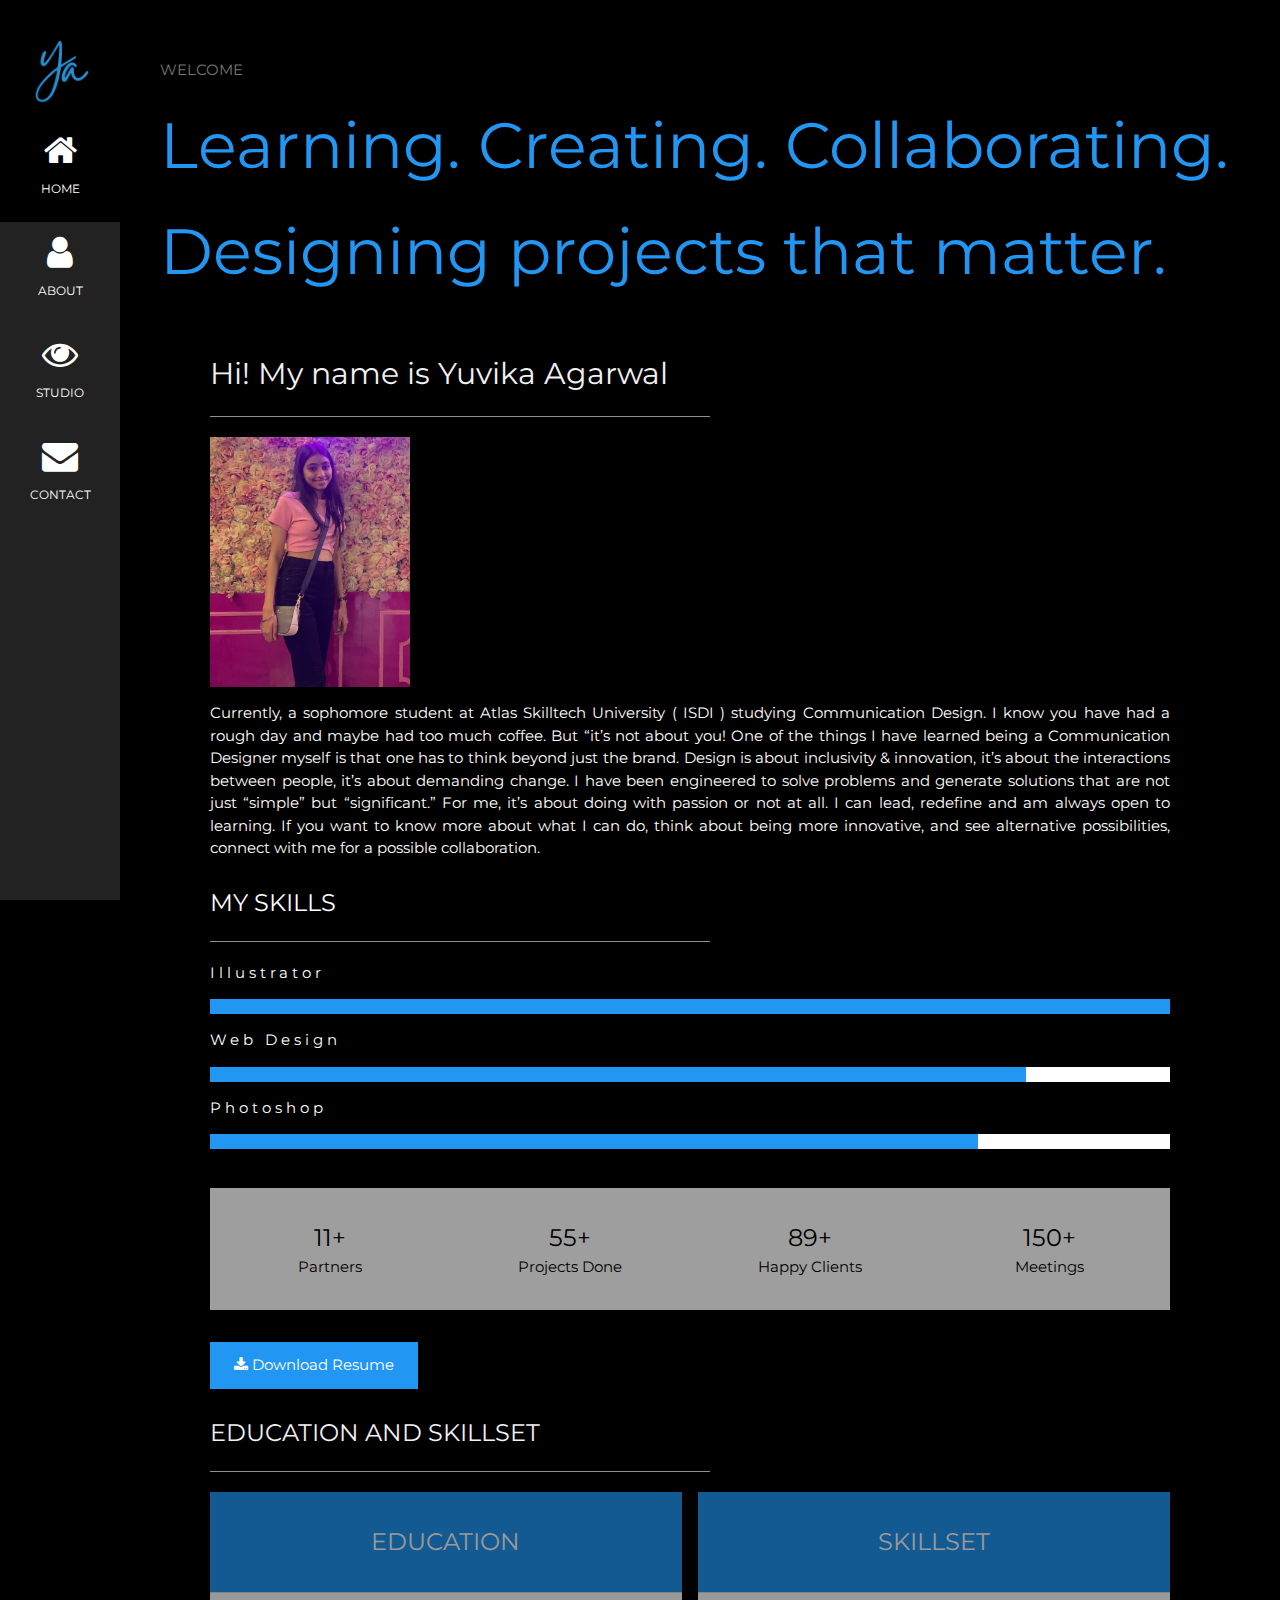
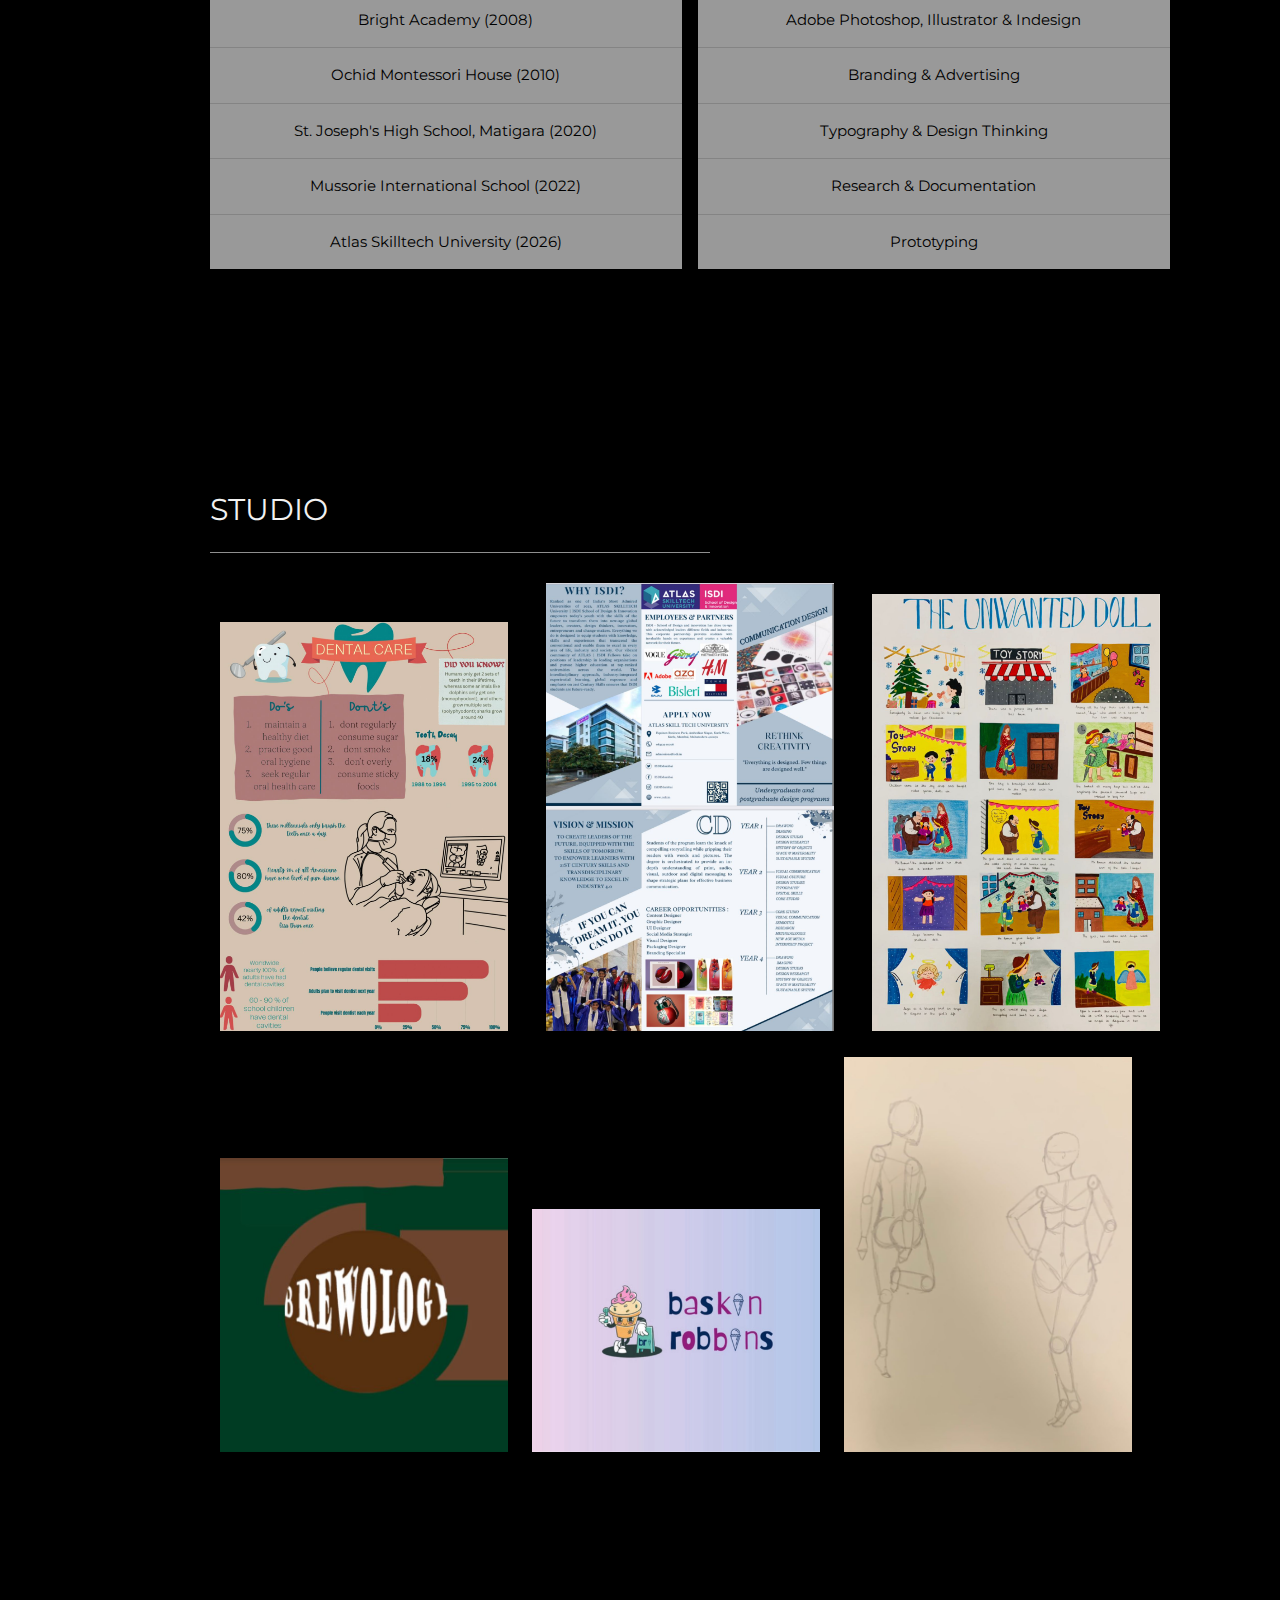
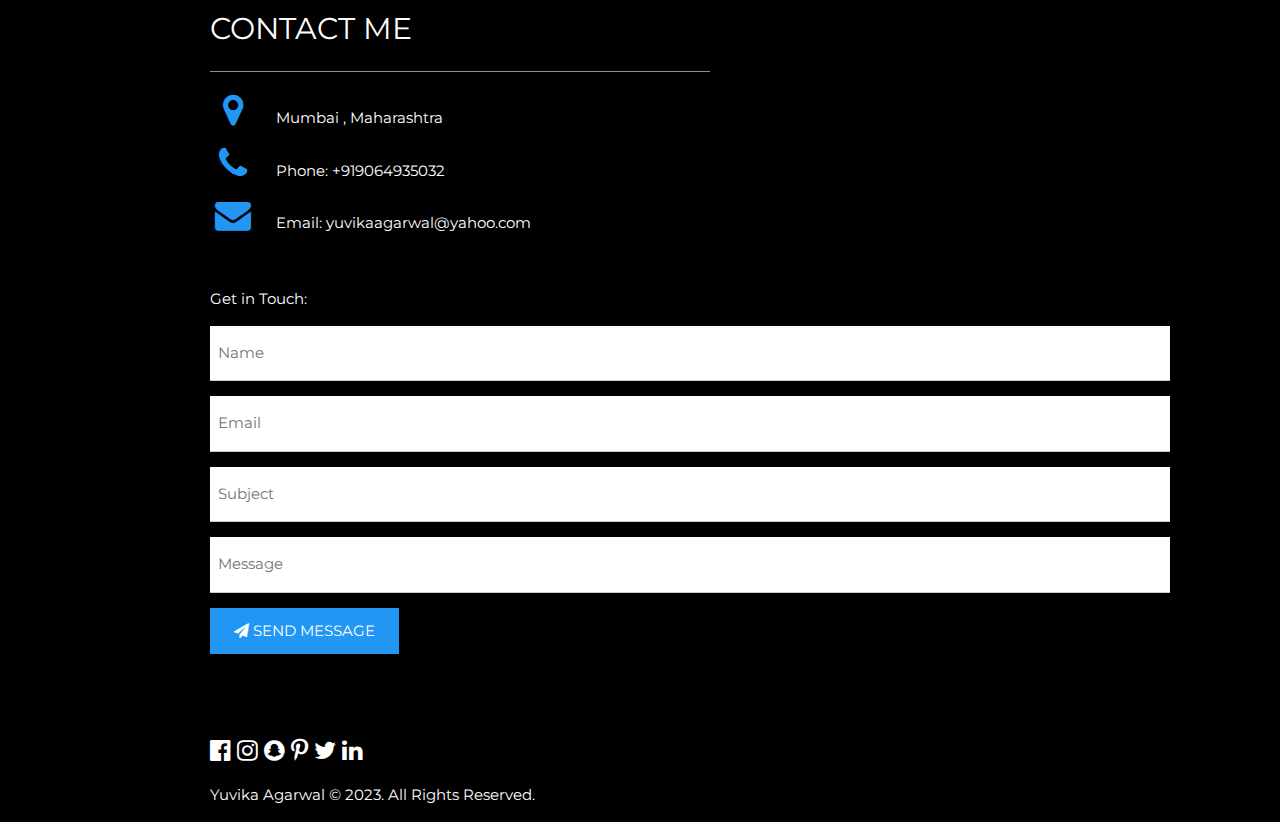
<file: index.html>
<!DOCTYPE html>
<html>
<title>yuvikaagarwal</title>
<meta charset="UTF-8">
<meta name="viewport" content="width=device-width, initial-scale=1">
<link rel="stylesheet" href="https://www.w3schools.com/w3css/4/w3.css">
<link rel="stylesheet" href="https://fonts.googleapis.com/css?family=Montserrat">
<link rel="stylesheet" href="https://cdnjs.cloudflare.com/ajax/libs/font-awesome/4.7.0/css/font-awesome.min.css">
<style>
body, h1,h2,h3,h4,h5,h6 {font-family: "Montserrat", sans-serif}
.w3-row-padding img {margin-bottom: 12px}
/* Set the width of the sidebar to 120px */
.w3-sidebar {width: 120px;background: #222;}
/* Add a left margin to the "page content" that matches the width of the sidebar (120px) */
#main {margin-left: 120px}
/* Remove margins from "page content" on small screens */
@media only screen and (max-width: 600px) {#main {margin-left: 0}}
</style>
<body class="w3-black">

<!-- Icon Bar (Sidebar - hidden on small screens) -->
<nav class="w3-sidebar w3-bar-block w3-small w3-hide-small w3-center">
  <!-- logo image in top left corner -->
  <img src="images/logo.jpg" style="width:100%">
  <a href="#" class="w3-bar-item w3-button w3-padding-large w3-black">
    <i class="fa fa-home w3-xxlarge"></i>
    <p>HOME</p>
  </a>
  <a href="#about" class="w3-bar-item w3-button w3-padding-large w3-hover-black">
    <i class="fa fa-user w3-xxlarge"></i>
    <p>ABOUT</p>
  </a>
  <a href="#studio" class="w3-bar-item w3-button w3-padding-large w3-hover-black">
    <i class="fa fa-eye w3-xxlarge"></i>
    <p>STUDIO</p>
  </a>
  <a href="#contact" class="w3-bar-item w3-button w3-padding-large w3-hover-black">
    <i class="fa fa-envelope w3-xxlarge"></i>
    <p>CONTACT</p>
  </a>
</nav>

<!-- Navbar on small screens (Hidden on medium and large screens) -->
<div class="w3-top w3-hide-large w3-hide-medium" id="myNavbar">
  <div class="w3-bar w3-black w3-opacity w3-hover-opacity-off w3-center w3-small">
    <a href="#" class="w3-bar-item w3-button" style="width:25% !important">HOME</a>
    <a href="#about" class="w3-bar-item w3-button" style="width:25% !important">ABOUT</a>
    <a href="#studio" class="w3-bar-item w3-button" style="width:25% !important">STUDIO</a>
    <a href="#contact" class="w3-bar-item w3-button" style="width:25% !important">CONTACT</a>
  </div>
</div>

<!-- Page Content -->
<div class="w3-padding-large" id="main">
  <!-- Header/Home -->
  <header class="w3-container w3-padding-32 w3-middle w3-black w3-text-grey" id="home">
    <p>WELCOME</p>
    <h1 class="w3-jumbo w3-text-blue"><span class="w3-hide-small">Learning. Creating. Collaborating.</h1>
    <h1 class="w3-jumbo w3-text-blue"><span class="w3-hide-small">Designing projects that matter.</h1>
  </header>

  <!-- About Section -->
  <div class="w3-content w3-justify w3-text-white w3-padding-10" id="about">
    <h2 class="w3-text-light-grey">Hi! My name is Yuvika Agarwal</h2>
    <hr style="width:500px" class="w3-opacity">
    <meta charset="UTF-8">
    <meta name="viewport" content="width=device-width, initial-scale=1.0">
    <style>
        .image-container {
            float: left;
            margin-right: 20px;
        }

        .clearfix::after {
            content: "";
            clear: both;
            display: table;
        }
    </style>
    <title>Image and Content Layout</title>
</head>
<body>

    <div class="image-container">
        <img src="images/pict.jpg" alt="Your Image"style="width: 200px;;min: height 250px;px>
    </div>

    <div class="content " >

         <p>Currently, a sophomore student at Atlas Skilltech University ( ISDI ) studying Communication Design. I know you have had a rough day and maybe had too much coffee. But “it’s not about you!

One of the things I have learned being a Communication Designer myself is that one has to think beyond just the brand. Design is about inclusivity & innovation, it’s about the interactions between people, it’s about demanding change.

I have been engineered to solve problems and generate solutions that are not just “simple” but “significant.” For me, it’s about doing with passion or not at all. I can lead, redefine and am always open to learning. If you want to know more about what I can do, think about being more innovative, and see alternative possibilities, connect with me for a possible collaboration.</p>
    <div class="clearfix"></div>

    <h3 class="w3-padding-10 w3-text-white">MY SKILLS</h3>
    <hr style="width:500px " class="w3-opacity">
    <p class="w3-wide">Illustrator</p>
    <div class="w3-blue">
      <div class="w3-blue" style="height:15px;width:90%"></div>
    </div>
    <p class="w3-wide">Web Design</p>
    <div class="w3-white">
      <div class="w3-blue" style="height:15px;width:85%"></div>
    </div>
    <p class="w3-wide">Photoshop</p>
    <div class="w3-white">
      <div class="w3-blue" style="height:15px;width:80%"></div>
    </div><br>
    
    <div class="w3-row w3-center w3-padding-16 w3-section w3-grey">
      <div class="w3-quarter w3-section">
        <span class="w3-xlarge">11+</span><br>
        Partners
      </div>
      <div class="w3-quarter w3-section">
        <span class="w3-xlarge">55+</span><br>
        Projects Done
      </div>
      <div class="w3-quarter w3-section">
        <span class="w3-xlarge">89+</span><br>
        Happy Clients
      </div>
      <div class="w3-quarter w3-section">
        <span class="w3-xlarge">150+</span><br>
        Meetings
      </div>
    </div>

    <button class="w3-button w3-blue w3-padding-large w3-section">
      <i class="fa fa-download"></i> Download Resume
    </button>
    
    <!-- Grid for pricing tables -->
    <h3 class="w3-padding-10 w3-text-light-grey">EDUCATION AND SKILLSET</h3>
    <hr style="width:500px " class="w3-opacity">
    <div class="w3-row-padding" style="margin:0 -16px">
      <div class="w3-half w3-margin-bottom">
        <ul class="w3-ul w3-white w3-center w3-opacity w3-hover-opacity-off">
          <li class="w3-blue w3-xlarge w3-padding-32">EDUCATION</li>
          <li class="w3-padding-16">Bright Academy (2008) </li>
          <li class="w3-padding-16">Ochid Montessori House (2010) </li>
          <li class="w3-padding-16">St. Joseph's High School, Matigara (2020)</li>
          <li class="w3-padding-16">Mussorie International School (2022)</li>
          <li class="w3-padding-16">Atlas Skilltech University (2026)</li>
        </ul>
      </div>

      <div class="w3-half">
        <ul class="w3-ul w3-white w3-center w3-opacity w3-hover-opacity-off">
          <li class="w3-blue w3-xlarge w3-padding-32">SKILLSET</li>
          <li class="w3-padding-16">Adobe Photoshop, Illustrator & Indesign</li>
          <li class="w3-padding-16">Branding & Advertising</li>
          <li class="w3-padding-16">Typography & Design Thinking</li>
          <li class="w3-padding-16">Research & Documentation</li>
          <li class="w3-padding-16">Prototyping</li>
          </li>
        </ul>
      </div>
    <!-- End Grid/Pricing tables -->
    </div>
  <!-- Studio Section -->
  <div class="w3-padding-64 w3-content w3-text-white" id="studio"></div>
  <div class="w3-padding-64 w3-content" id="studio">
    <h2 class="w3-text-light-grey">STUDIO</h2>
    <hr style="width:500px" class="w3-opacity">

    <!-- Grid for photos -->
    <meta charset="UTF-8">
  <meta name="viewport" content="width=device-width, initial-scale=1.0">
  <title>Your Projects</title>
  <style>
    .project {
      margin: 10px;
      cursor: pointer;
      position: relative;
      overflow: hidden;
      width: 30%; /* Set the width of the container */
      display: inline-block;
    }

    .project img {
      max-width: 100%;
      height: 100%;
      object-fit: cover;
      transition: filter 0.5s ease;
      display: block;
    }

    .project-title {
      position: absolute;
      top: 50%;
      left: 50%;
      transform: translate(-50%, -50%);
      font-size: 2.5em;
      color: rgb(0, 0, 0);
      text-align: center;
      z-index: 2;
      width: 100%;
      display: none;
    }
  </style>
</head>
<body>

  <div class="project" onclick="showTitle('Infographics', 'your-project1-description.html')">
    <img src="images/project 1.jpg" alt="Infographics" id="your-project-image">
    <h2 class="project-title" id="your-project1-title">Infographics</h2>
  </div>

  <div class="project" onclick="showTitle('Brochure', 'your-project2-description.html')">
    <img src="images/PROJECT 2.jpg" alt="Brochure" id="your-project-image">
    <h2 class="project-title" id="your-project2-title">Brochure</h2>
  </div>

  <div class="project" onclick="showTitle('Ek Kahani', 'your-project3-description.html', 'project3-image.jpg')">
    <img src="images/PROJECT 3.jpg" alt="Ek kahani" id="project3-image">
    <h2 class="project-title" id="project3-title">Project 3</h2>
  </div>

  <div class="project" onclick="showTitle('Brewology', 'your-project4-description.html', 'project4-image.jpg')">
    <img src="images/project 4.jpg"alt="Brewology" id="project4-image">
    <h2 class="project-title" id="project4-title">Project 4</h2>
  </div>

  <div class="project" onclick="showTitle('Visual Branding', 'your-project5-description.html', 'project5-image.jpg')">
    <img src="images/project 5.jpg" alt="Visual Branding" id="project5-image">
    <h2 class="project-title" id="project5-title">Project 5</h2>
  </div>

  <div class="project" onclick="showTitle('Human Figures', 'your-project6-description.html', 'project6-image.jpg')">
    <img src="images/project 6.jpg" alt="Human Figures" id="project6-image">
    <h2 class="project-title" id="project6-title">Project 6</h2>
  </div>

  <script>
    function showTitle(title, descriptionPage, imageName) {
      var projects = document.querySelectorAll('.project');
      projects.forEach(function(project) {
        var projectImage = project.querySelector('img');
        var projectTitle = project.querySelector('.project-title');

        projectImage.style.filter = 'blur(0)';
        projectTitle.style.display = 'none';
      });

      var clickedProject = event.currentTarget;
      var clickedImage = clickedProject.querySelector('img');
      var clickedTitle = clickedProject.querySelector('.project-title');

      clickedImage.style.filter = 'blur(5px)';
      clickedTitle.textContent = title;
      clickedTitle.style.display = 'block';

      clickedImage.ondblclick = function() {
        window.location.href = descriptionPage;
      };
    }
  </script>
</body>
</html>
  <!-- End Portfolio Section -->
  </div>

  <!-- Contact Section -->
  <div class="w3-padding-64 w3-content w3-text-white" id="contact">
    <h2 class="w3-text-white">CONTACT ME</h2>
    <hr style="width:500px" class="w3-opacity">

    <div class="w3-section">
      <p><i class="fa fa-map-marker fa-fw w3-text-blue w3-xxlarge w3-margin-right"></i> Mumbai , Maharashtra </p>
      <p><i class="fa fa-phone fa-fw w3-text-blue w3-xxlarge w3-margin-right"></i> Phone: +919064935032</p>
      <p><i class="fa fa-envelope fa-fw w3-text-blue w3-xxlarge w3-margin-right"> </i> Email: yuvikaagarwal@yahoo.com</p>
    </div><br>
    <p>Get in Touch:</p>

    <form action="/action_page.php" target="_blank">
      <p><input class="w3-input w3-padding-16" type="text" placeholder="Name" required name="Name"></p>
      <p><input class="w3-input w3-padding-16" type="text" placeholder="Email" required name="Email"></p>
      <p><input class="w3-input w3-padding-16" type="text" placeholder="Subject" required name="Subject"></p>
      <p><input class="w3-input w3-padding-16" type="text" placeholder="Message" required name="Message"></p>
      <p>
        <button class="w3-button w3-blue w3-padding-large" type="submit">
          <i class="fa fa-paper-plane"></i> SEND MESSAGE
        </button>
      </p>
    </form>
  <!-- End Contact Section -->
  </div>
  
    <!-- Footer -->
  <footer class="w3-content w3-padding-10 w3-text-white w3-xlarge">
    <i class="fa fa-facebook-official w3-hover-opacity"></i>
    <i class="fa fa-instagram w3-hover-opacity"></i>
    <i class="fa fa-snapchat w3-hover-opacity"></i>
    <i class="fa fa-pinterest-p w3-hover-opacity"></i>
    <i class="fa fa-twitter w3-hover-opacity"></i>
    <i class="fa fa-linkedin w3-hover-opacity"></i>
    <p class="w3-medium">Yuvika Agarwal © 2023. All Rights Reserved. <a href="All Rights Reserved" target="_blank" class="w3-hover-text-white"></a></p>
  <!-- End footer -->
  </footer>

<!-- END PAGE CONTENT -->
</div>
</body>
</html>
</file>
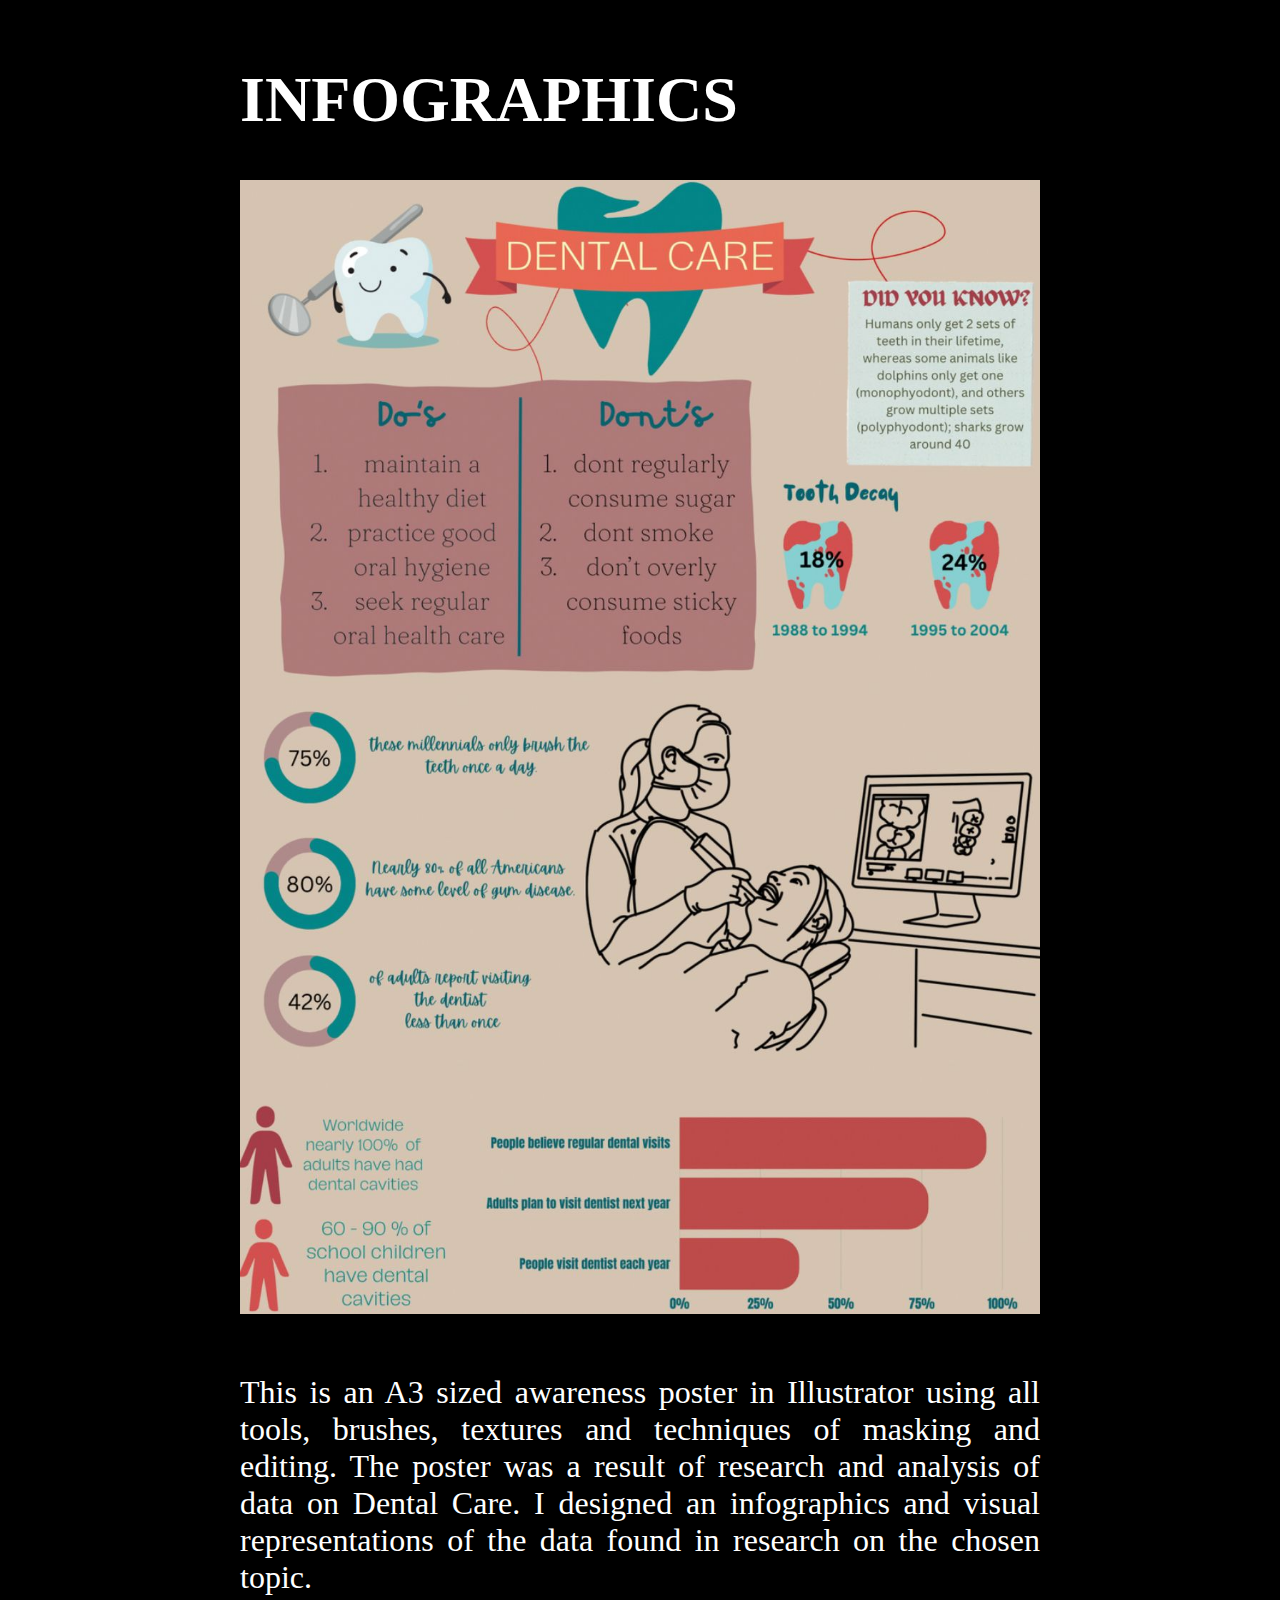
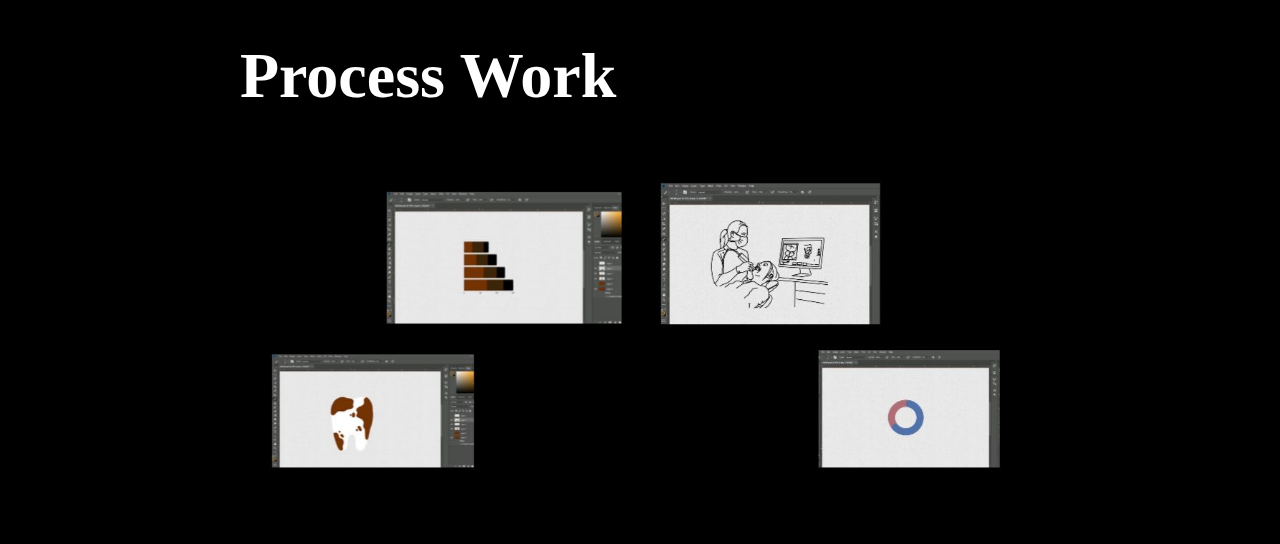
<file: your-project1-description.html>
<!DOCTYPE html>
<html lang="en">
<head>
  <meta charset="UTF-8">
  <meta name="viewport" content="width=device-width, initial-scale=1.0">
  <title>Infographics</title>
  <style>
    body {
      text-align: justify;
      background-color: black; 
      color: white;
      margin: 0;
      padding: 20px; 
    }

    .project-description {
      max-width: 800PX;
      margin: 0 auto;
      font-size: 2em;
      text-align: justify;
    }

    .project-title {
      font-size: 25em; 
      margin-bottom: 10px;
    }

    .project-description img {
      max-width: 100%;
      height: auto;
      margin-bottom: 20px;
      
    }

    .additional-info {
      font-size: 1.2em; /* Set the font size for additional information */
    }
  </style>
</head>
<body>
    <div class="project-description">
        <h1 class="INFOGRAPHICS">INFOGRAPHICS</h1>
        <img src="images/project 1.jpg" alt="Your Project">
        <p>This is an A3 sized awareness poster in Illustrator using all tools, brushes, textures and techniques of masking and editing. The poster was a result of research and analysis of data on Dental Care.
            I designed an infographics and visual representations of the data found in research on the chosen topic.</p>
            <div class="process work">
              <h1 class="Process Work">Process Work</h1>
              <img src="images/process 1.jpg" alt="Your Project">
             
    
    </body>
    </html>
</file>
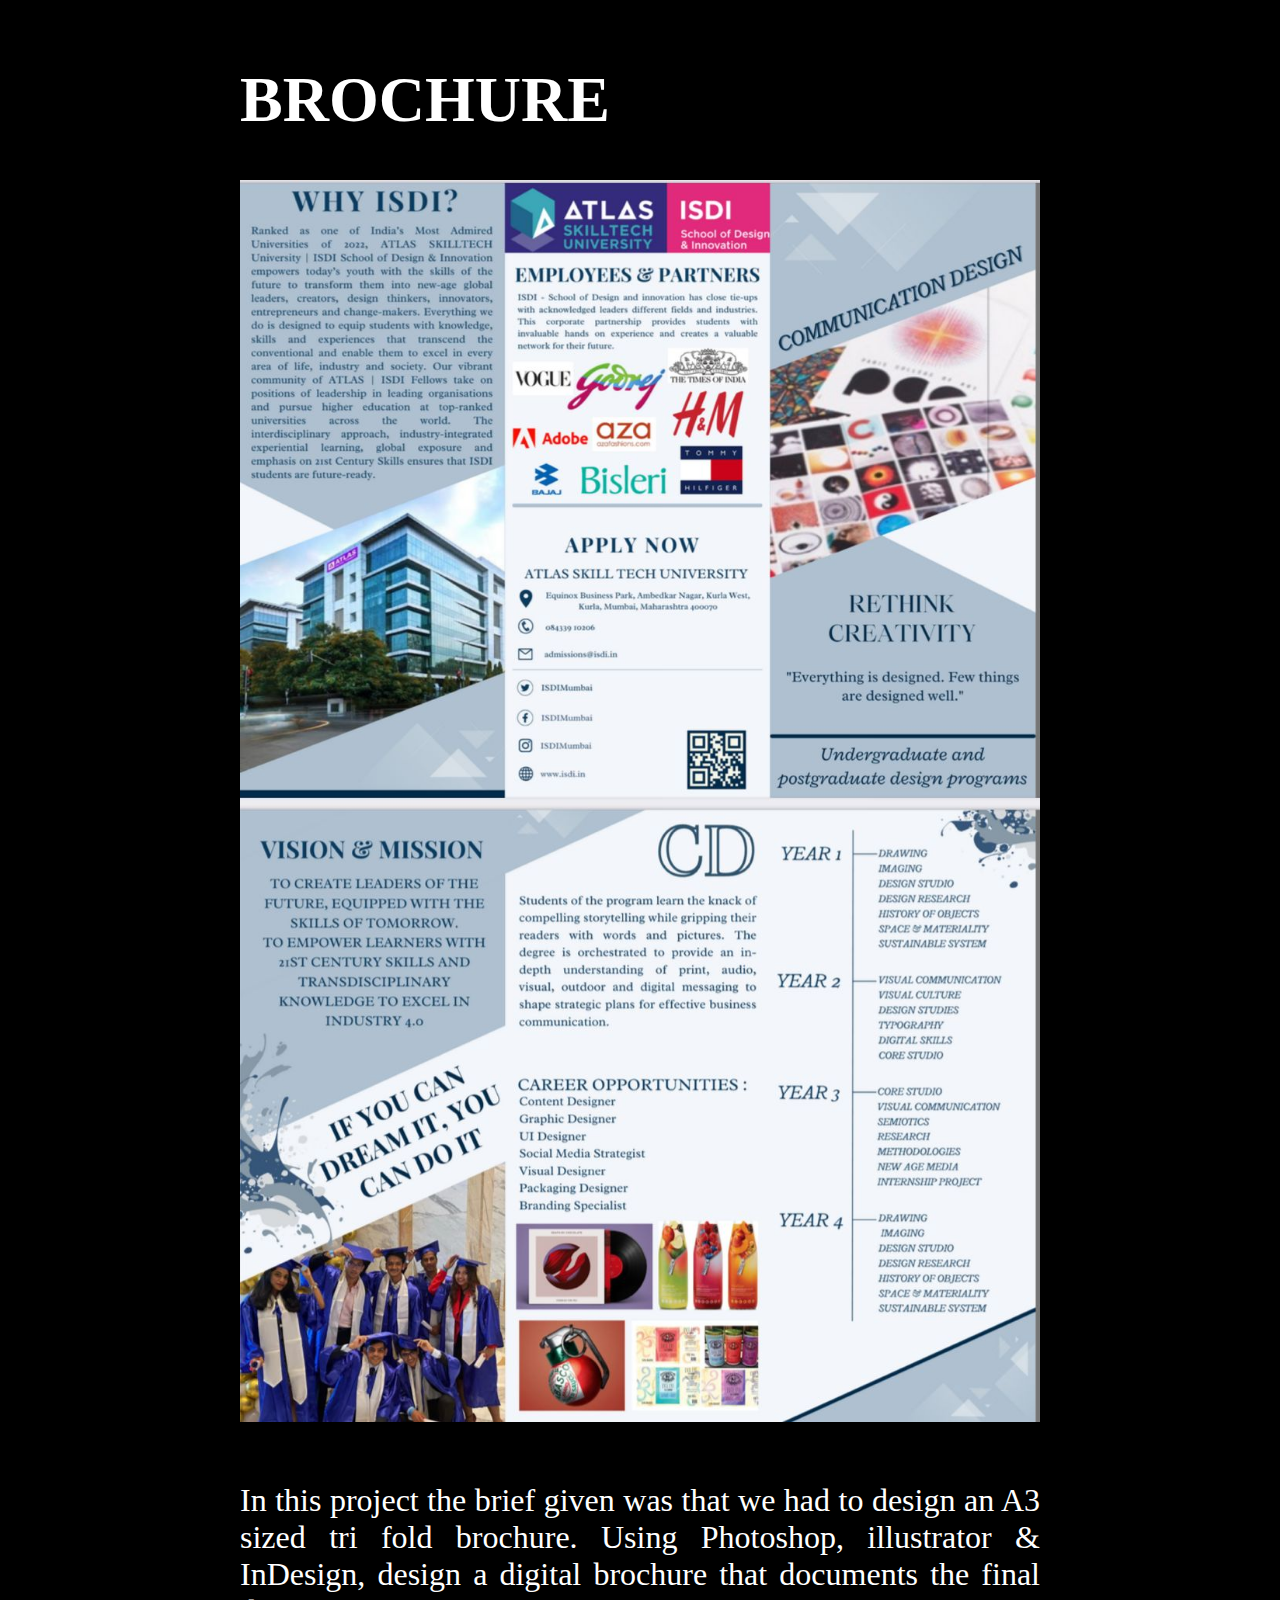
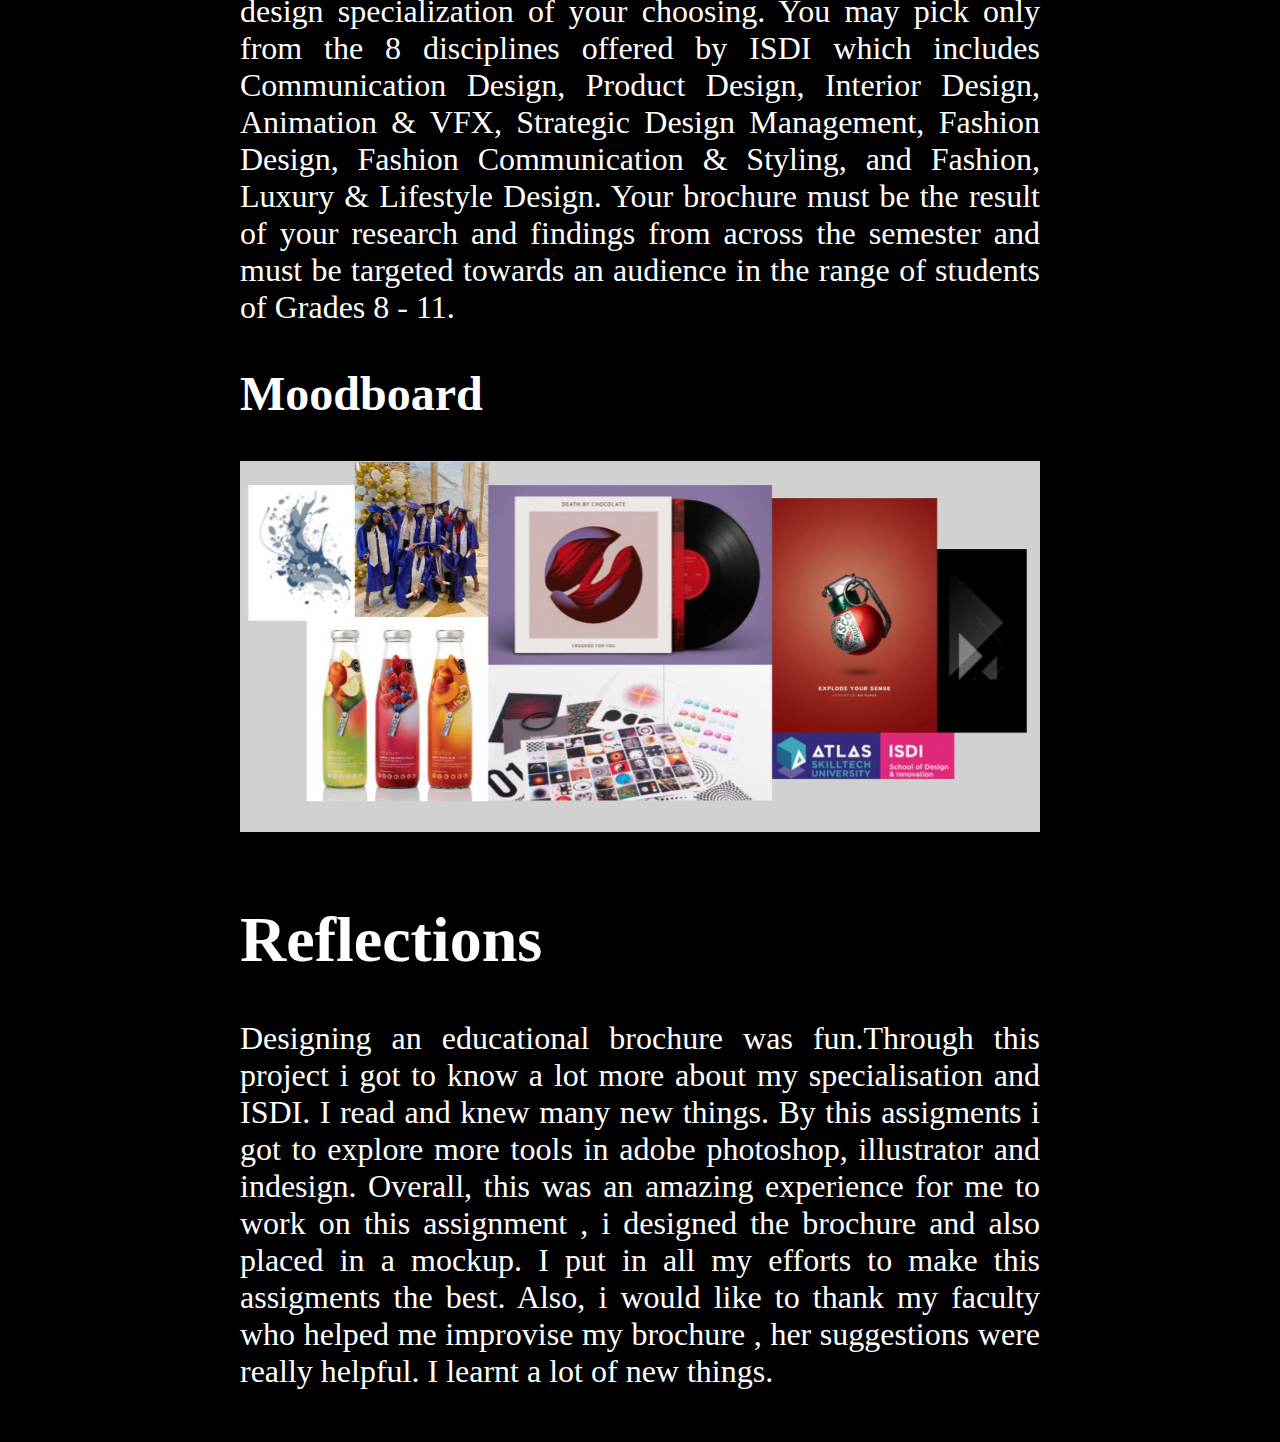
<file: your-project2-description.html>
<!DOCTYPE html>
<html lang="en">
<head>
  <meta charset="UTF-8">
  <meta name="viewport" content="width=device-width, initial-scale=1.0">
  <title>Infographics</title>
  <style>
    body {
      text-align: justify;
      background-color: black; 
      color: white;
      margin: 0;
      padding: 20px; 
    }

    .project-description {
      max-width: 800PX;
      margin: 0 auto;
      font-size: 2em;
      text-align: justify;
    }

    .project-title {
      font-size: 25em; 
      margin-bottom: 10px;
    }

    .project-description img {
      max-width: 100%;
      height: auto;
      margin-bottom: 20px;
      
    }

    .additional-info {
      font-size: 1.2em; /* Set the font size for additional information */
    }
  </style>
</head>
<body>
    <div class="project-description">
        <h1 class="BROCHURE">BROCHURE</h1>
        <img src="images/PROJECT 2.jpg" alt="Your Project">
        <p>In this project the brief given was that we had to design an A3 sized tri fold brochure. Using Photoshop, illustrator & InDesign, design a digital brochure that documents the final design specialization of your choosing. You may pick only from the 8 disciplines offered by ISDI which includes Communication Design, Product Design, Interior Design, Animation & VFX, Strategic Design Management, Fashion Design, Fashion Communication & Styling, and Fashion, Luxury & Lifestyle Design. Your brochure must be the result of your research and findings from across the semester and must be targeted towards an audience in the range of students of Grades 8 - 11.</p>
       <h2 class="Moodboard">Moodboard</h2>
       <img src="images/moodboard 2.jpg" alt="Moodboard">
       <h1 class="Reflections">Reflections</h1>
        <p class="Reflections">Designing an educational brochure was fun.Through this project i got to know a lot more about my specialisation and ISDI. I read and knew many new things.
            By this assigments i got to explore more tools in adobe photoshop, illustrator and indesign.
            Overall, this was an amazing experience for me to work on this assignment , i designed the brochure and also placed in a mockup.
            I put in all my efforts to make this assigments the best. Also, i would like to thank my faculty who helped me improvise my brochure , her suggestions were really helpful.
            I learnt a lot of new things.</p>
      </div>
    
    </body>
    </html>
</file>
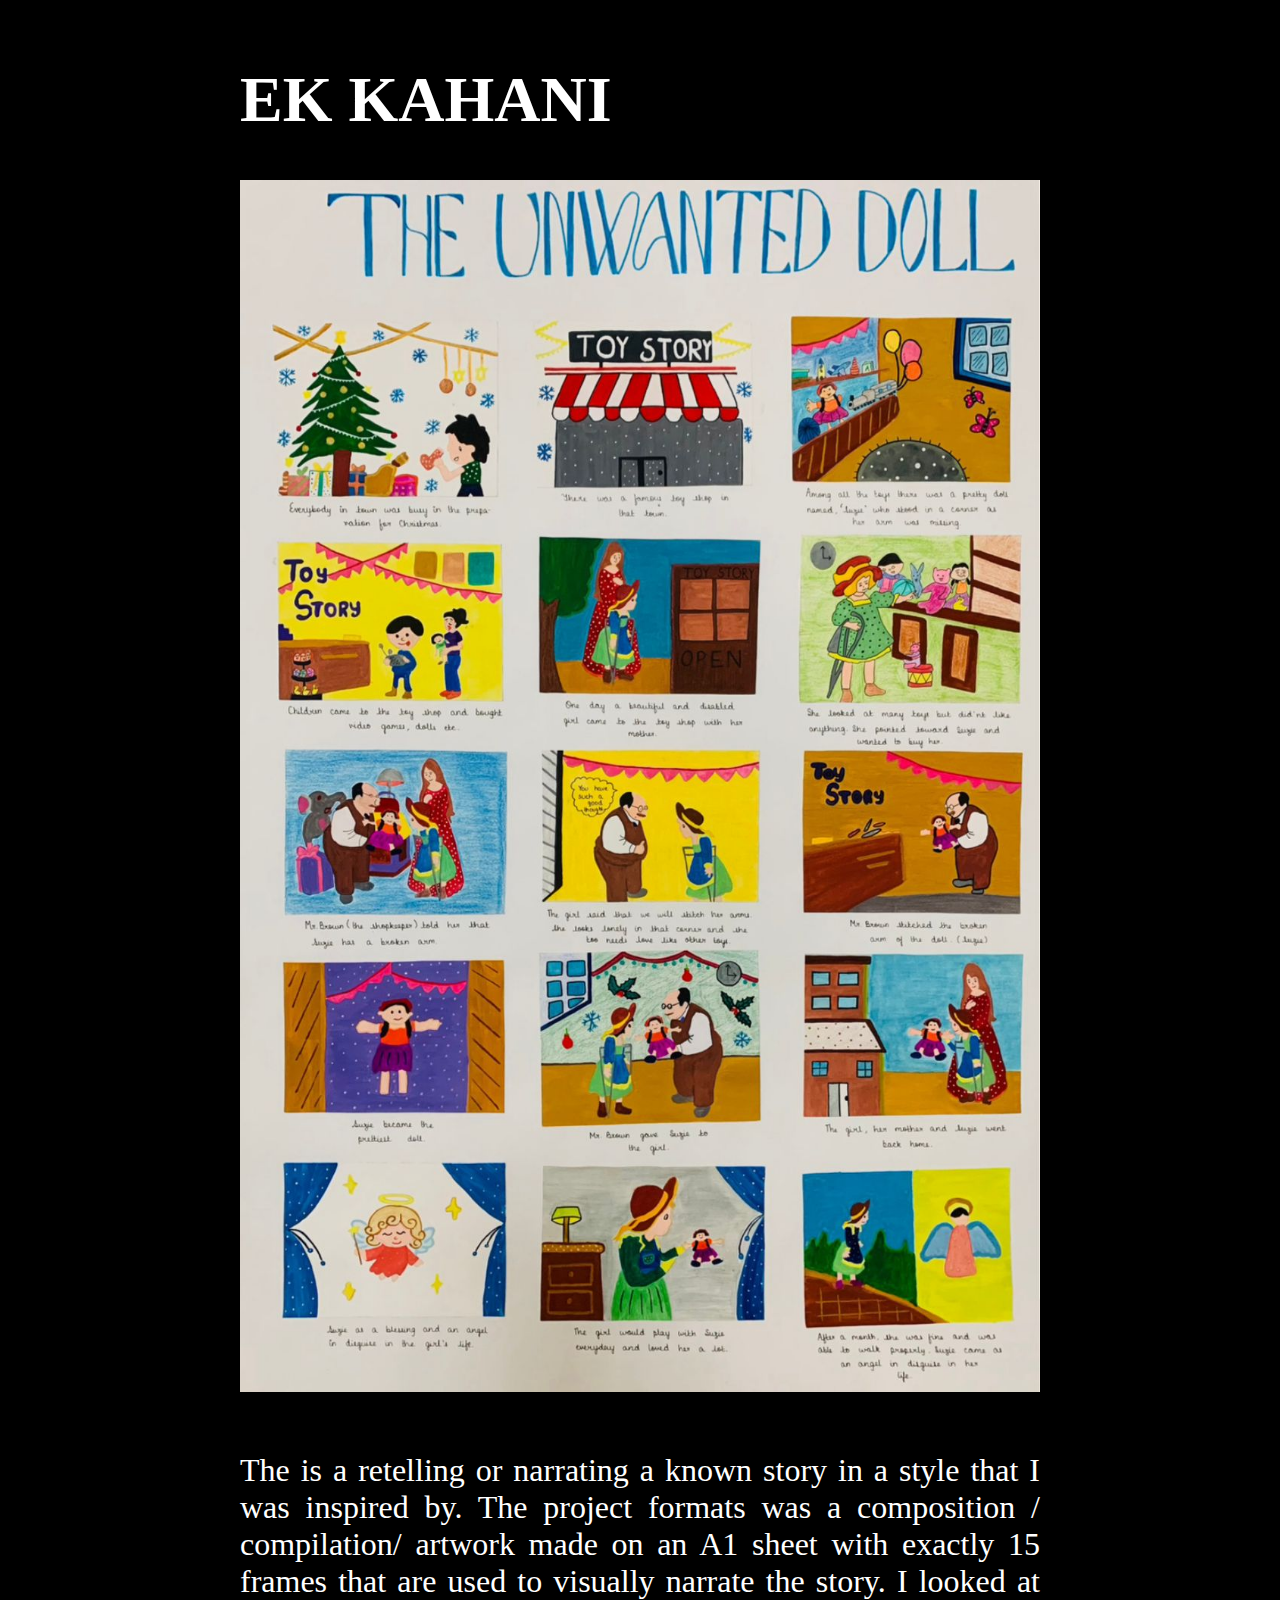
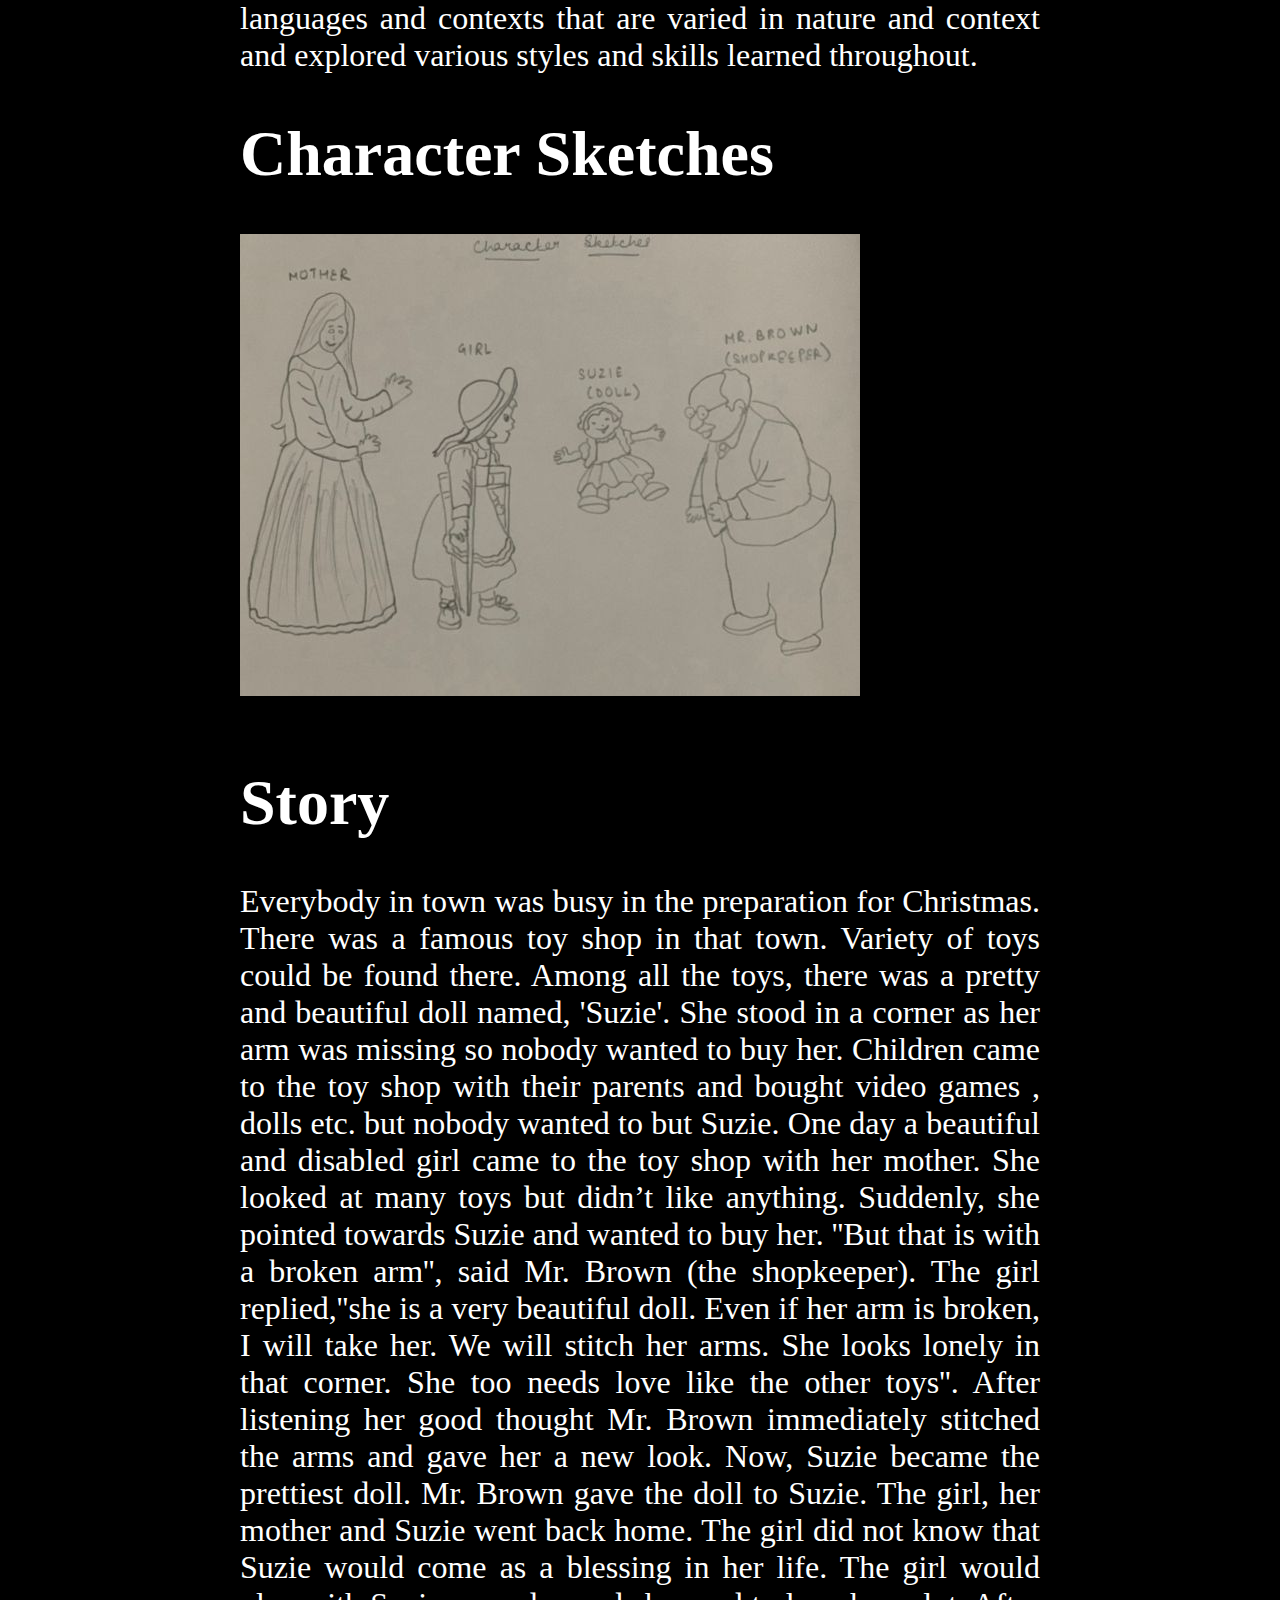
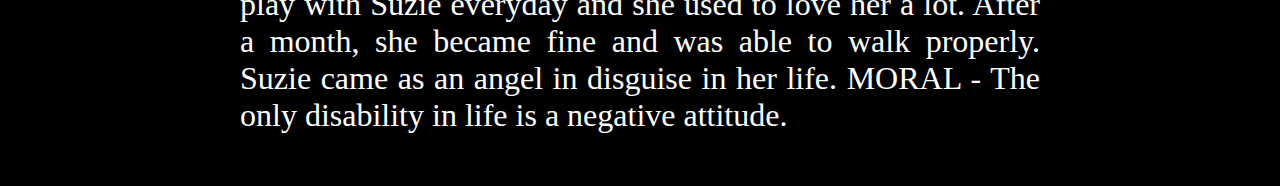
<file: your-project3-description.html>
<!DOCTYPE html>
<html lang="en">
<head>
  <meta charset="UTF-8">
  <meta name="viewport" content="width=device-width, initial-scale=1.0">
  <title>Infographics</title>
  <style>
    body {
      text-align: justify;
      background-color: black; 
      color: white;
      margin: 0;
      padding: 20px; 
    }

    .project-description {
      max-width: 800PX;
      margin: 0 auto;
      font-size: 2em;
      text-align: justify;
    }

    .project-title {
      font-size: 25em; 
      margin-bottom: 10px;
    }

    .project-description img {
      max-width: 100%;
      height: auto;
      margin-bottom: 20px;
      
    }

    .additional-info {
      font-size: 1.2em; /* Set the font size for additional information */
    }
  </style>
</head>
<body>
    <div class="project-description">
        <h1 class="EK KAHANI">EK KAHANI</h1>
        <img src="images/PROJECT 3.jpg" alt="Your Project">
        <p>The is a retelling or narrating a known story in a style that I was inspired
            by. The project formats was a composition / compilation/ artwork made on an A1 sheet
            with exactly 15 frames that are used to visually narrate the story. I looked at
            languages and contexts that are varied in nature and context and explored various
            styles and skills learned throughout.</p>
       <h1 class="Character Sketches">Character Sketches</h1>
       <img src="images/character sketches.jpg" alt="Character Sketches">
       <h1 class="Story">Story</h1>
        <p class="Story">Everybody in town was busy in the preparation for Christmas. There was a famous toy shop in that town. Variety of toys could be found there. Among all the toys, there was a pretty and beautiful doll named, 'Suzie'. She stood in a corner as her arm was missing so nobody wanted to buy her. Children came to the toy shop with their parents and bought video games , dolls etc. but nobody wanted to but Suzie. One day a beautiful and disabled girl came to the toy shop with her mother. She looked at many toys but didn’t like anything. Suddenly, she pointed towards Suzie and wanted to buy her. ''But that is with a broken arm'', said Mr. Brown (the shopkeeper). The girl replied,''she is a very beautiful doll. Even if her arm is broken, I will take her. We will stitch her arms. She looks lonely in that corner. She too needs love like the other toys''. After listening her good thought Mr. Brown immediately stitched the arms and gave her a new look. Now, Suzie became the prettiest doll. Mr. Brown gave the doll to Suzie. The girl, her mother and Suzie went back home. The girl did not know that Suzie would come as a blessing in her life. The girl would play with Suzie everyday and she used to love her a lot. After a month, she became fine and was able to walk properly. Suzie came as an angel in disguise in her life.
            MORAL - The only disability in life is a negative attitude.</p>
      </div>
    
    </body>
    </html>
</file>
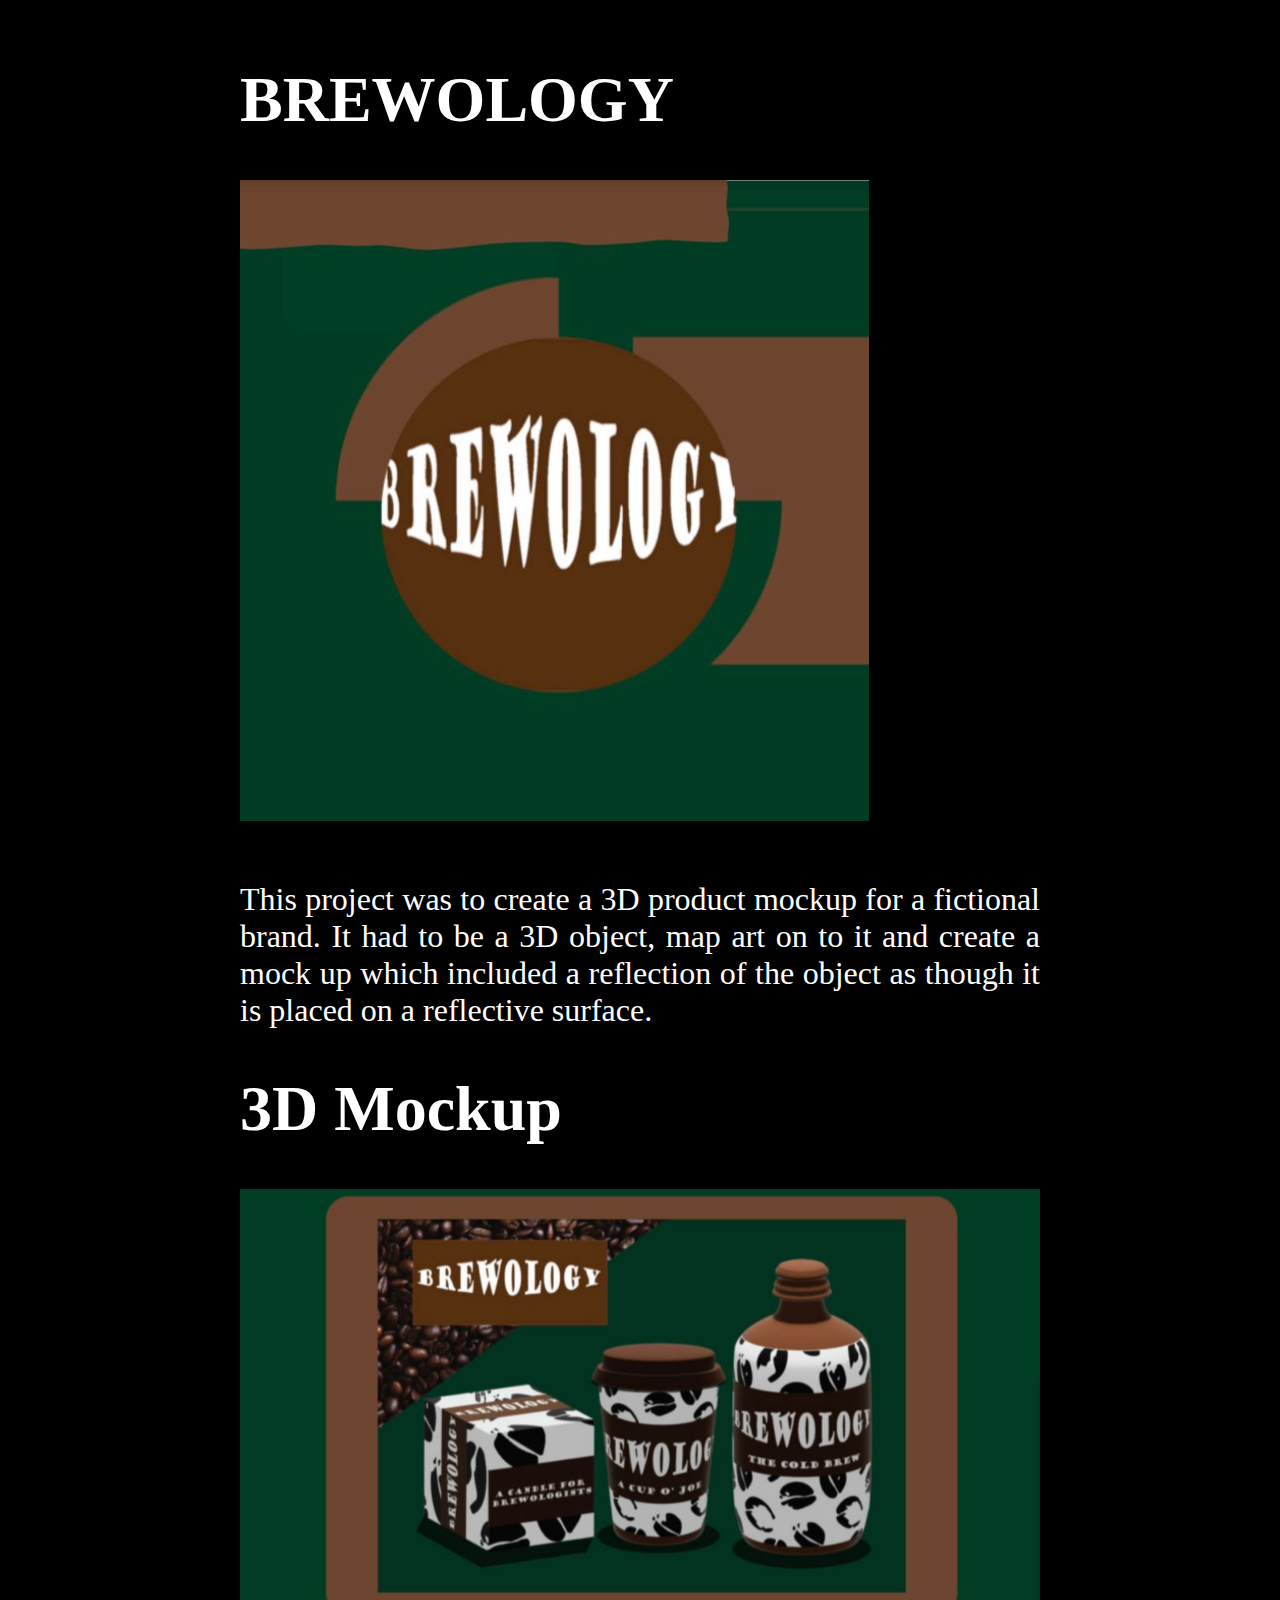
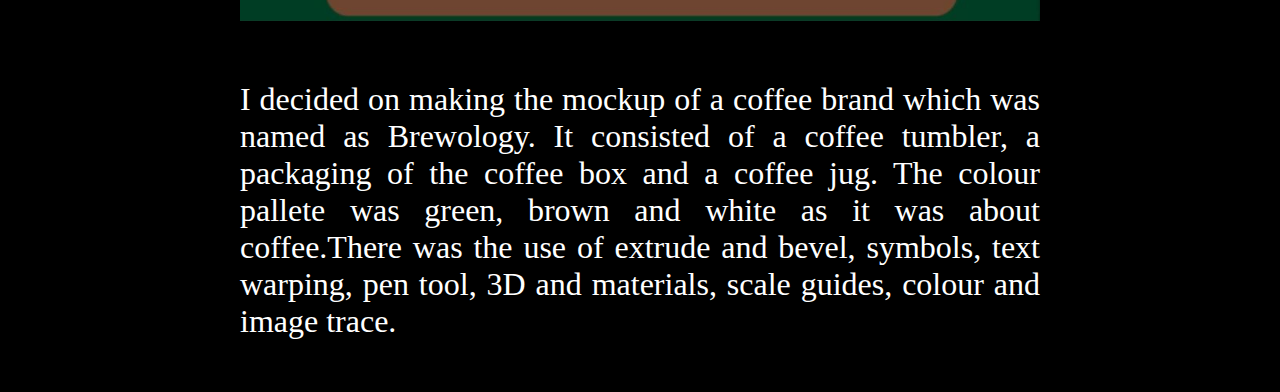
<file: your-project4-description.html>
<!DOCTYPE html>
<html lang="en">
<head>
  <meta charset="UTF-8">
  <meta name="viewport" content="width=device-width, initial-scale=1.0">
  <title>Infographics</title>
  <style>
    body {
      text-align: justify;
      background-color: black; 
      color: white;
      margin: 0;
      padding: 20px; 
    }

    .project-description {
      max-width: 800PX;
      margin: 0 auto;
      font-size: 2em;
      text-align: justify;
    }

    .project-title {
      font-size: 25em; 
      margin-bottom: 10px;
    }

    .project-description img {
      max-width: 100%;
      height: auto;
      margin-bottom: 20px;
      
    }

    .additional-info {
      font-size: 1.2em; /* Set the font size for additional information */
    }
  </style>
</head>
<body>
    <div class="project-description">
        <h1 class="BREWOLOGY">BREWOLOGY</h1>
        <img src="images/project 4.jpg" alt="Your Project">
        <p>This project was to create a 3D product mockup for a fictional brand. It had to be a 3D object, map art on to it and create a mock up which included a reflection of the object as though it is placed on a reflective surface. 
        </p>
       <h1 class="3D Mockup">3D Mockup</h1>
       <img src="images/mockup.jpg" alt="3D Mockup">
        <p class="3D Mockup">I decided on making the mockup of a coffee brand which was named as Brewology. It consisted of a coffee tumbler, a packaging of the coffee box and a coffee jug. The colour pallete was green, brown and white as it was about coffee.There was the use of extrude and bevel, symbols, text warping, pen tool, 3D and materials, scale guides, colour and image trace.</p>
    </div>
    
    </body>
    </html>
</file>
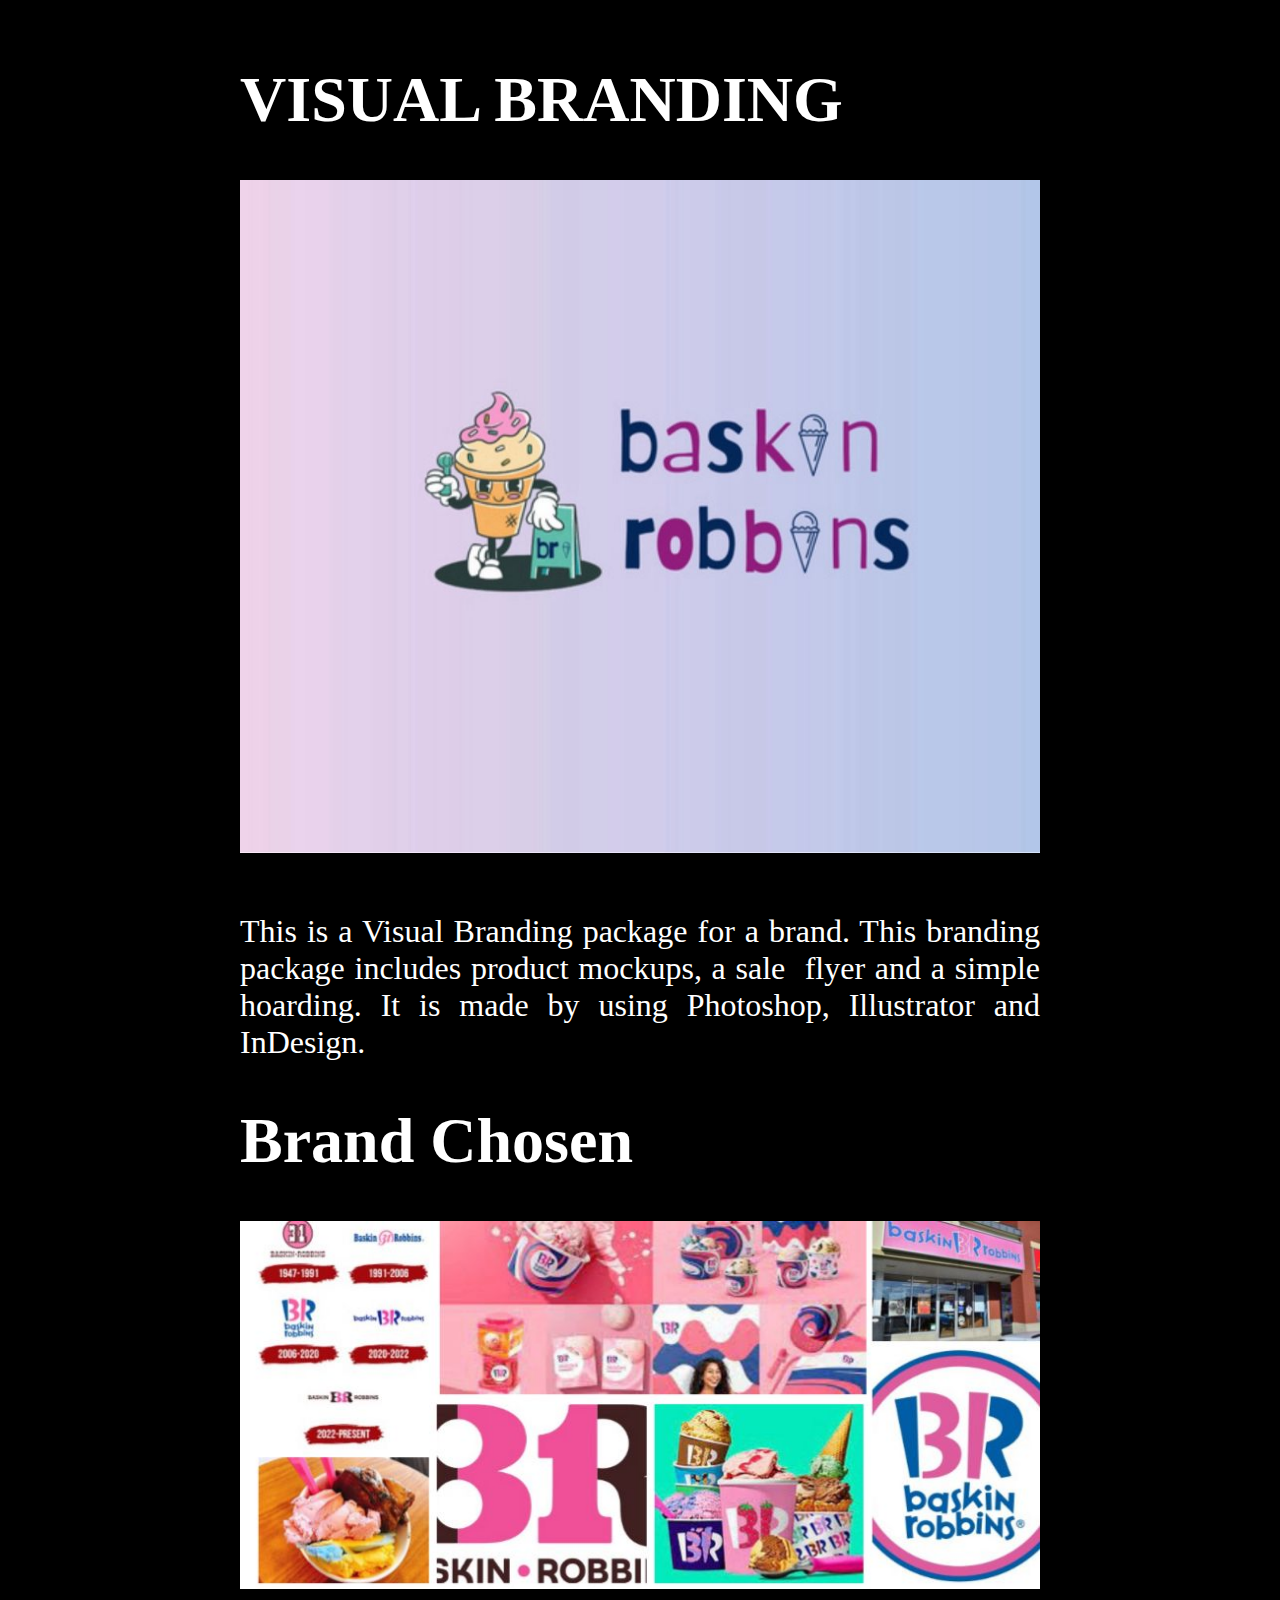
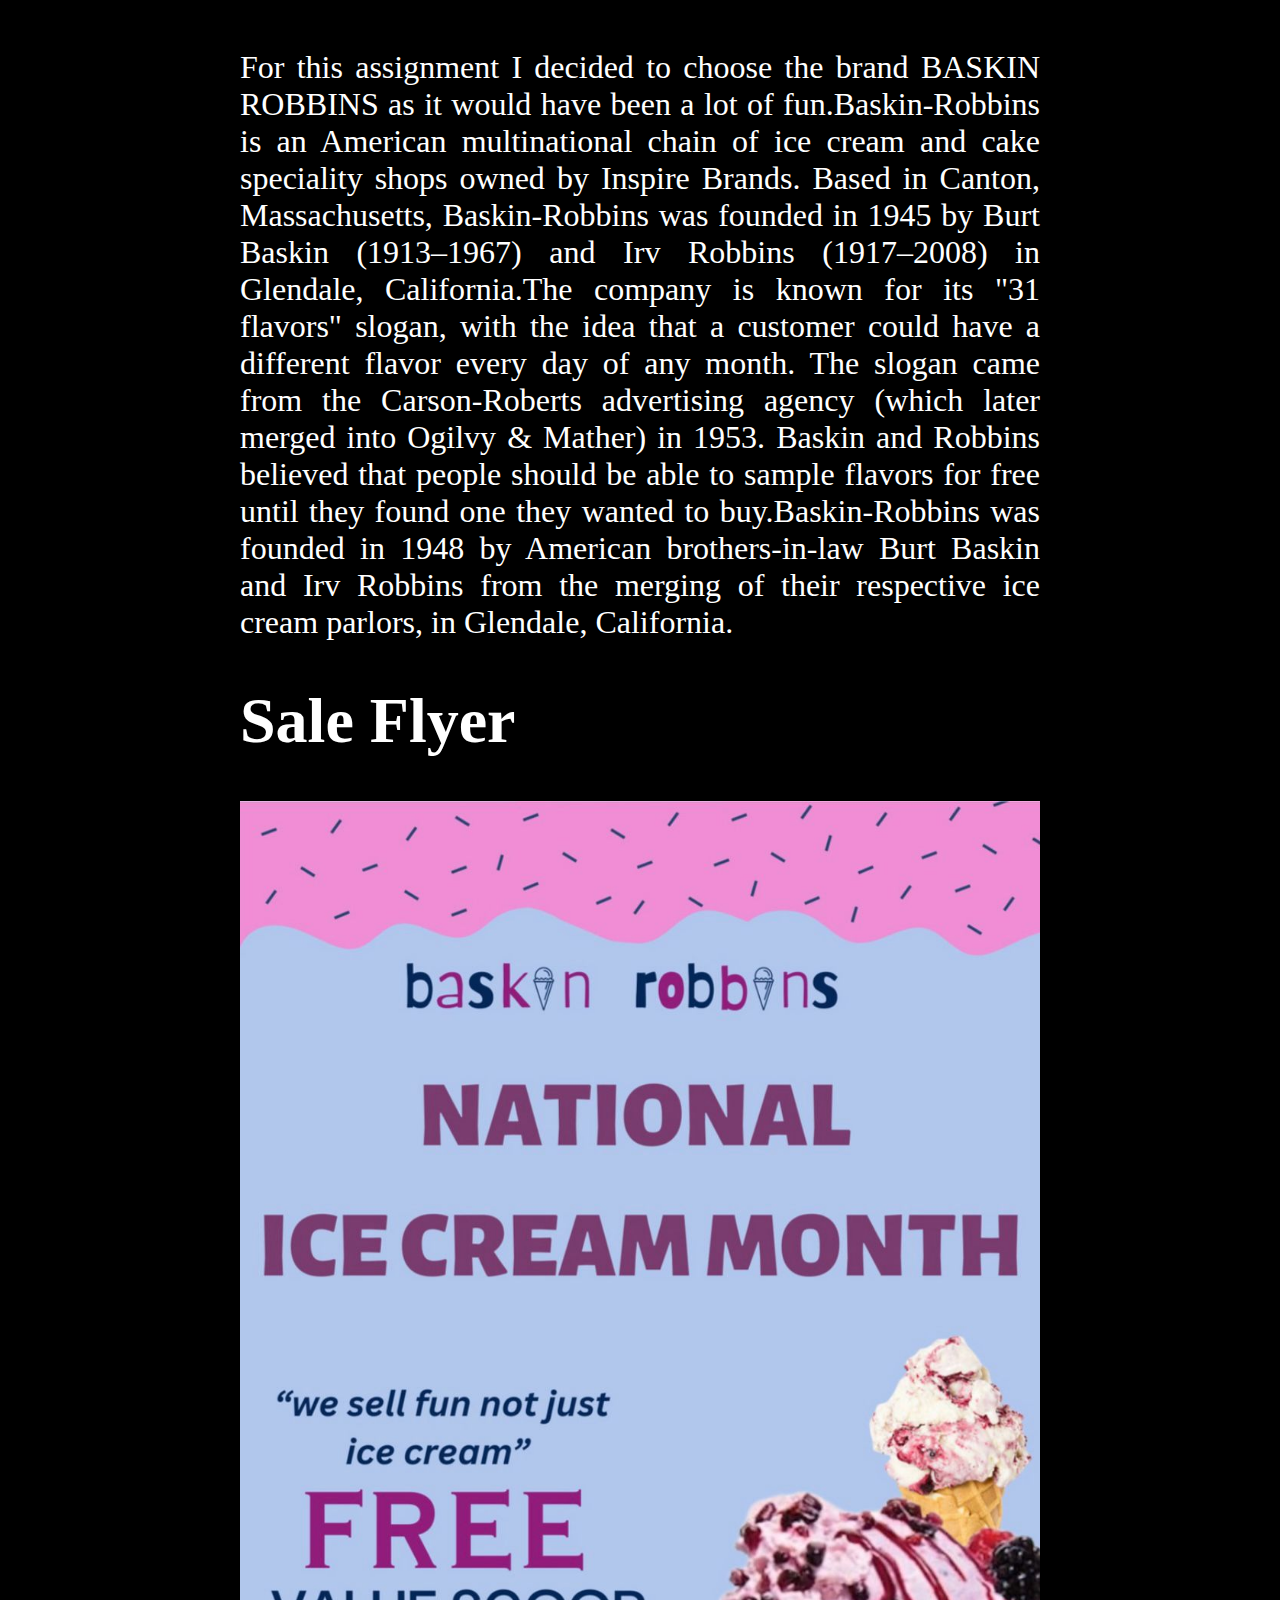
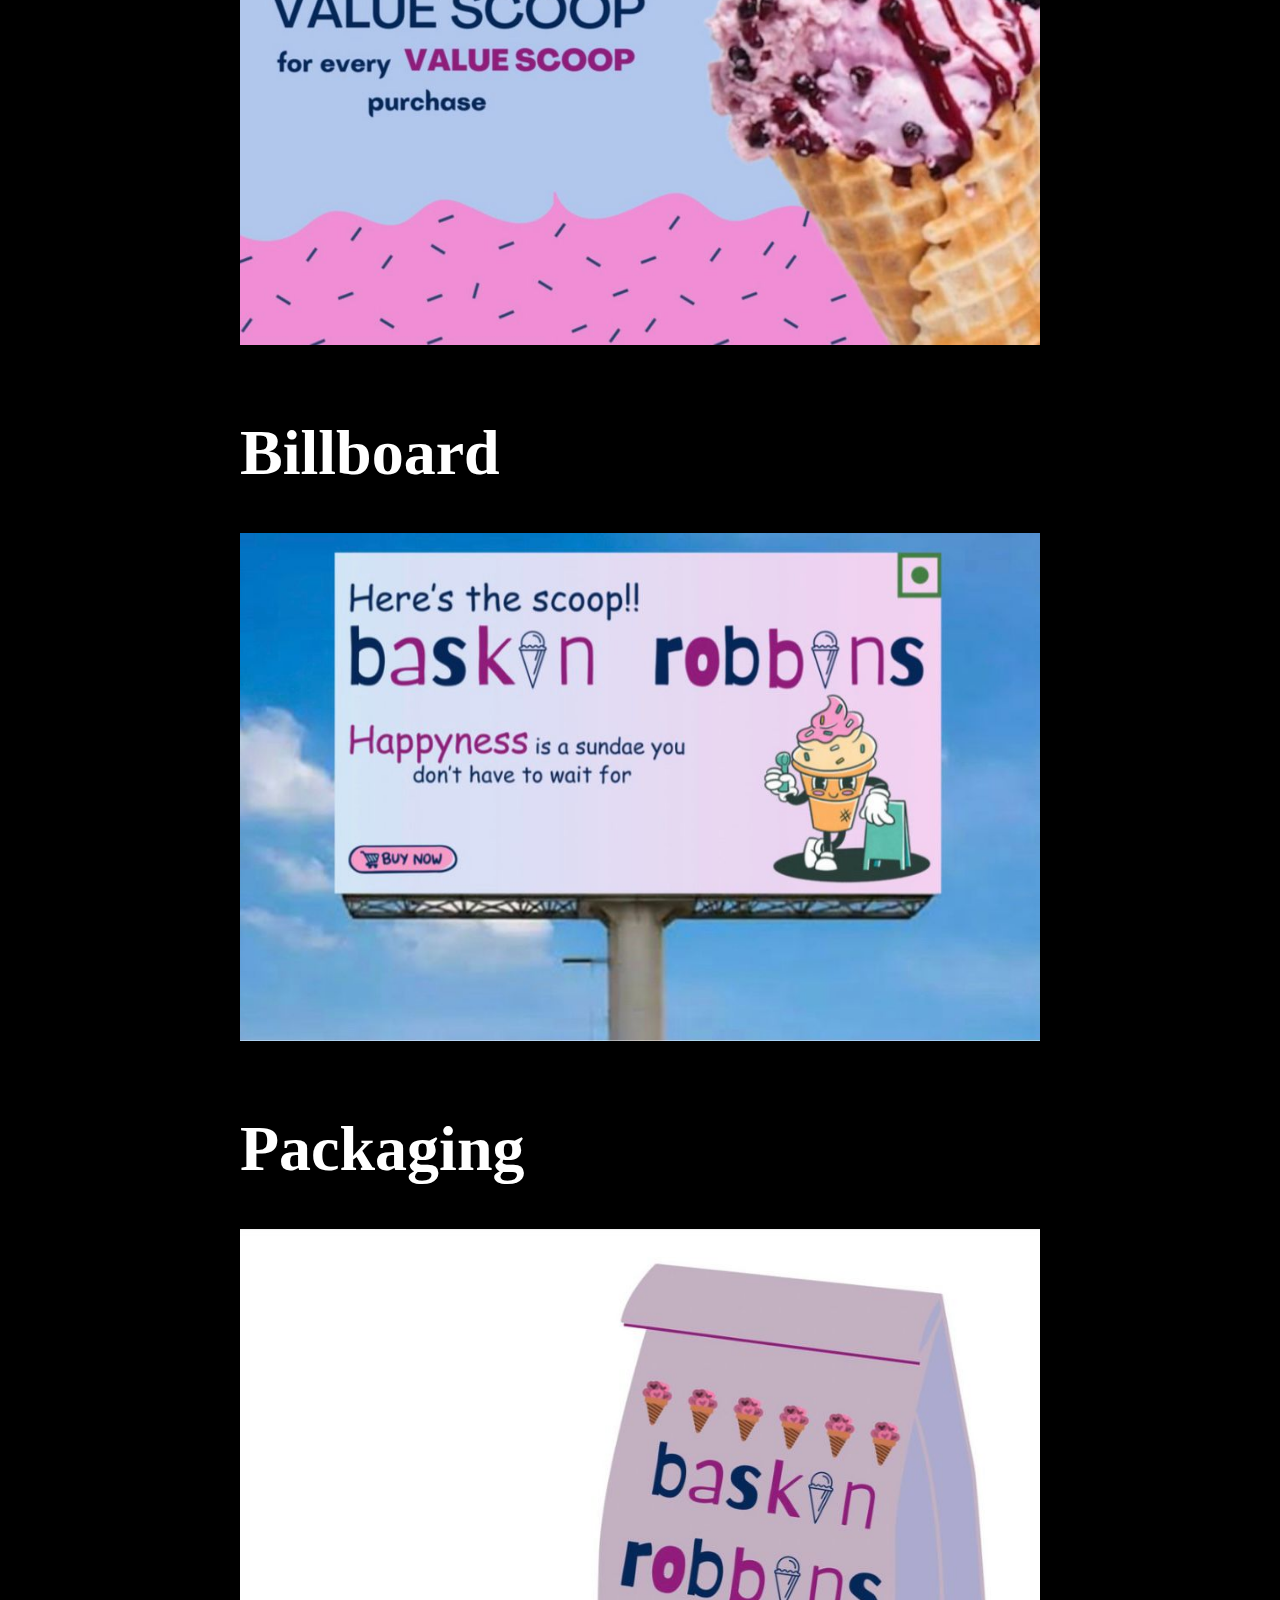
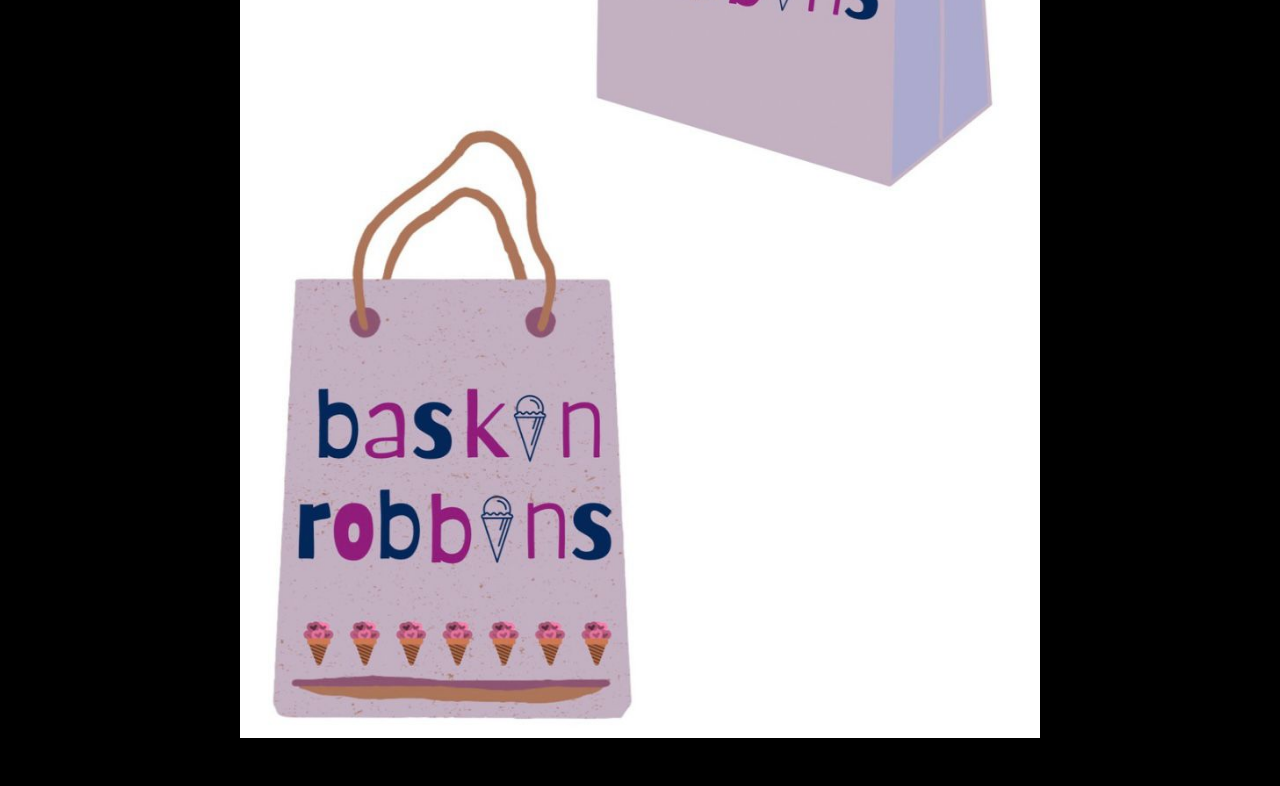
<file: your-project5-description.html>
<!DOCTYPE html>
<html lang="en">
<head>
  <meta charset="UTF-8">
  <meta name="viewport" content="width=device-width, initial-scale=1.0">
  <title>Infographics</title>
  <style>
    body {
      text-align: justify;
      background-color: black; 
      color: white;
      margin: 0;
      padding: 20px; 
    }

    .project-description {
      max-width: 800PX;
      margin: 0 auto;
      font-size: 2em;
      text-align: justify;
    }

    .project-title {
      font-size: 25em; 
      margin-bottom: 10px;
    }

    .project-description img {
      max-width: 100%;
      height: auto;
      margin-bottom: 20px;
      
    }

    .additional-info {
      font-size: 1.2em; /* Set the font size for additional information */
    }
  </style>
</head>
<body>
    <div class="project-description">
        <h1 class="VISUAL BRANDING">VISUAL BRANDING</h1>
        <img src="images/project 5.jpg" alt="Your Project">
        <p>This is a Visual Branding package for a brand. This branding package includes product mockups, a sale  flyer and a simple hoarding. It is made by using Photoshop, Illustrator and InDesign.
        </p>
       <h1 class="Brand Chosen">Brand Chosen</h1>
       <img src="images/br moodbosrd.jpg" alt="Visual Branding">
        <p class="Visual Branding">For this assignment I decided to choose the brand BASKIN ROBBINS as it would have been a lot of fun.Baskin-Robbins is an American multinational chain of ice cream and cake speciality shops owned by Inspire Brands. Based in Canton, Massachusetts, Baskin-Robbins was founded in 1945 by Burt Baskin (1913–1967) and Irv Robbins (1917–2008) in Glendale, California.The company is known for its "31 flavors" slogan, with the idea that a customer could have a different flavor every day of any month. The slogan came from the Carson-Roberts advertising agency (which later merged into Ogilvy & Mather) in 1953. Baskin and Robbins believed that people should be able to sample flavors for free until they found one they wanted to buy.Baskin-Robbins was founded in 1948 by American brothers-in-law Burt Baskin and Irv Robbins from the merging of their respective ice cream parlors, in Glendale, California.</p>
        <h1 class="Sale Flyer">Sale Flyer</h1>
        <img src="images/sale flyer.jpg" alt="Sale Flyer">
        <h1 class="Billboard">Billboard</h1>
        <img src="images/billboard.jpg" alt="Billboard">
        <h1 class="Packaging">Packaging</h1>
        <img src="images/packaging.jpg" alt="Packaging">
    </div>
    
    </body>
    </html>
</file>
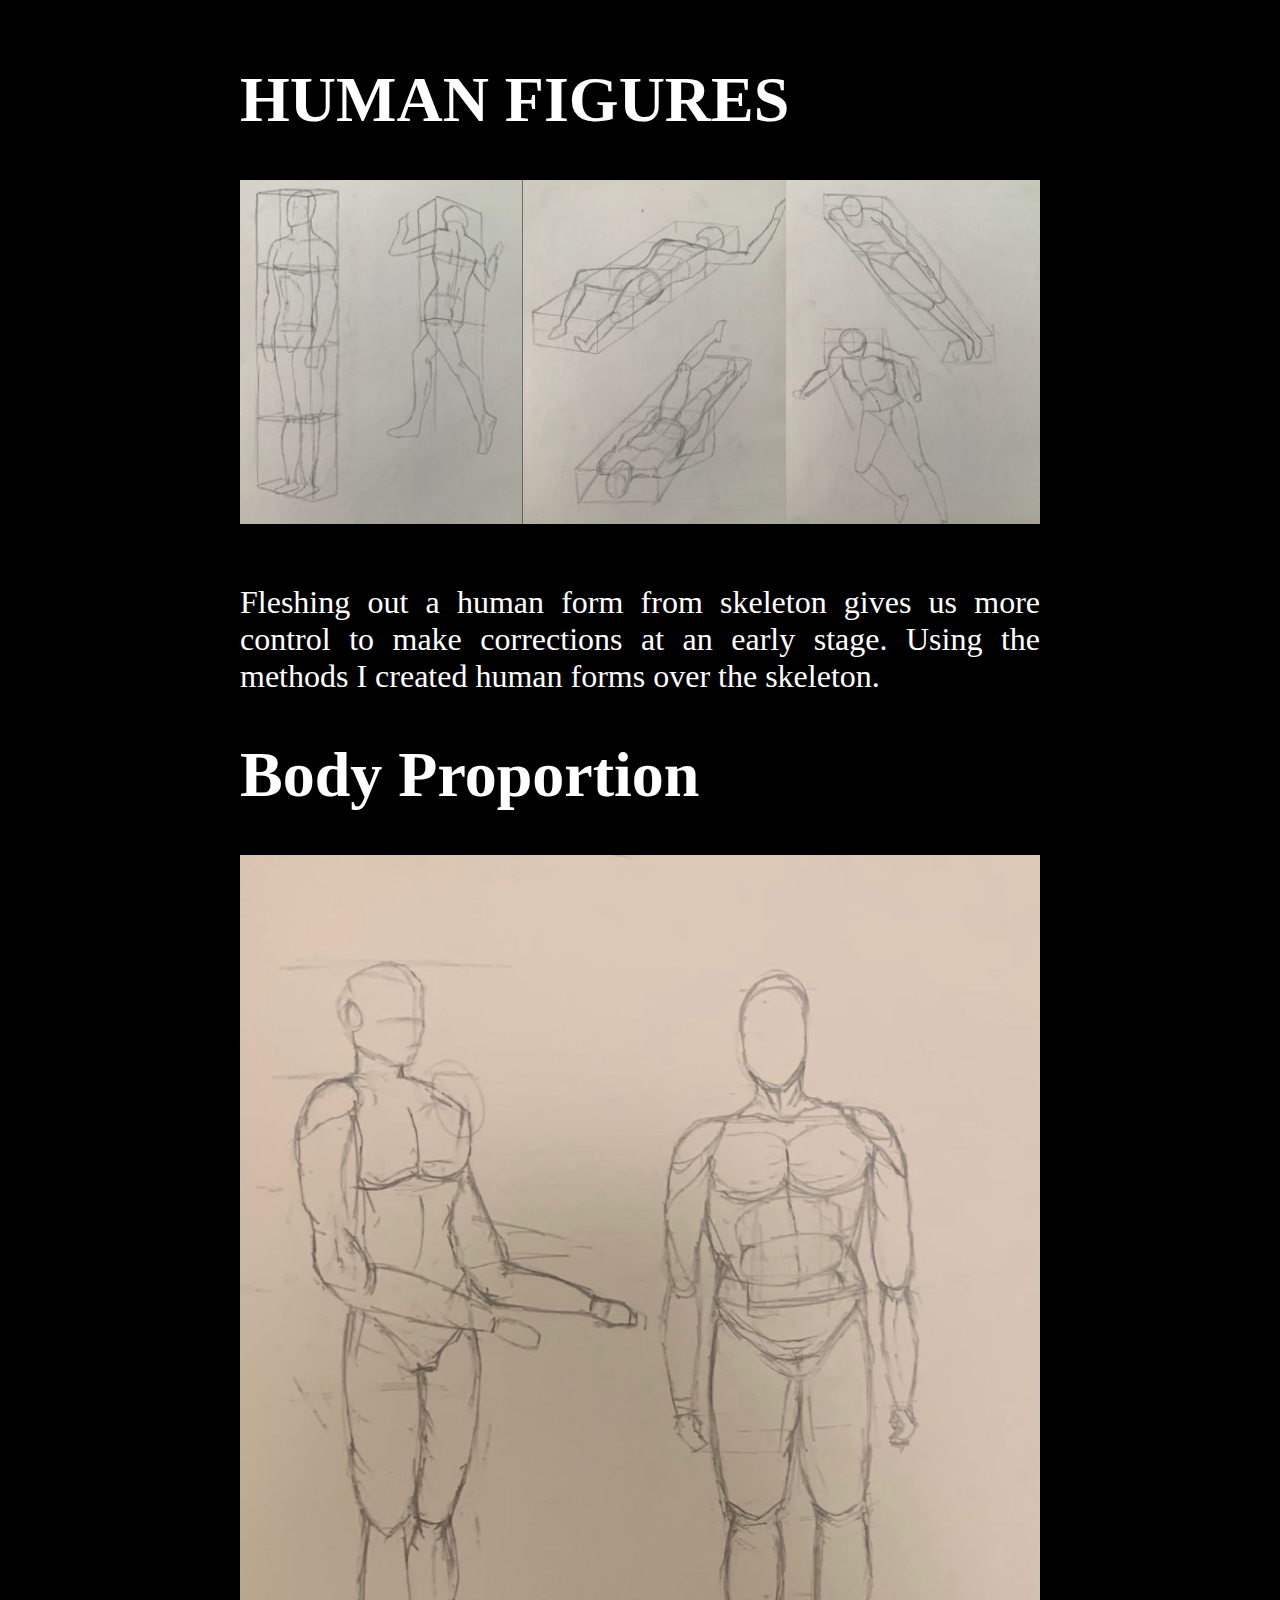
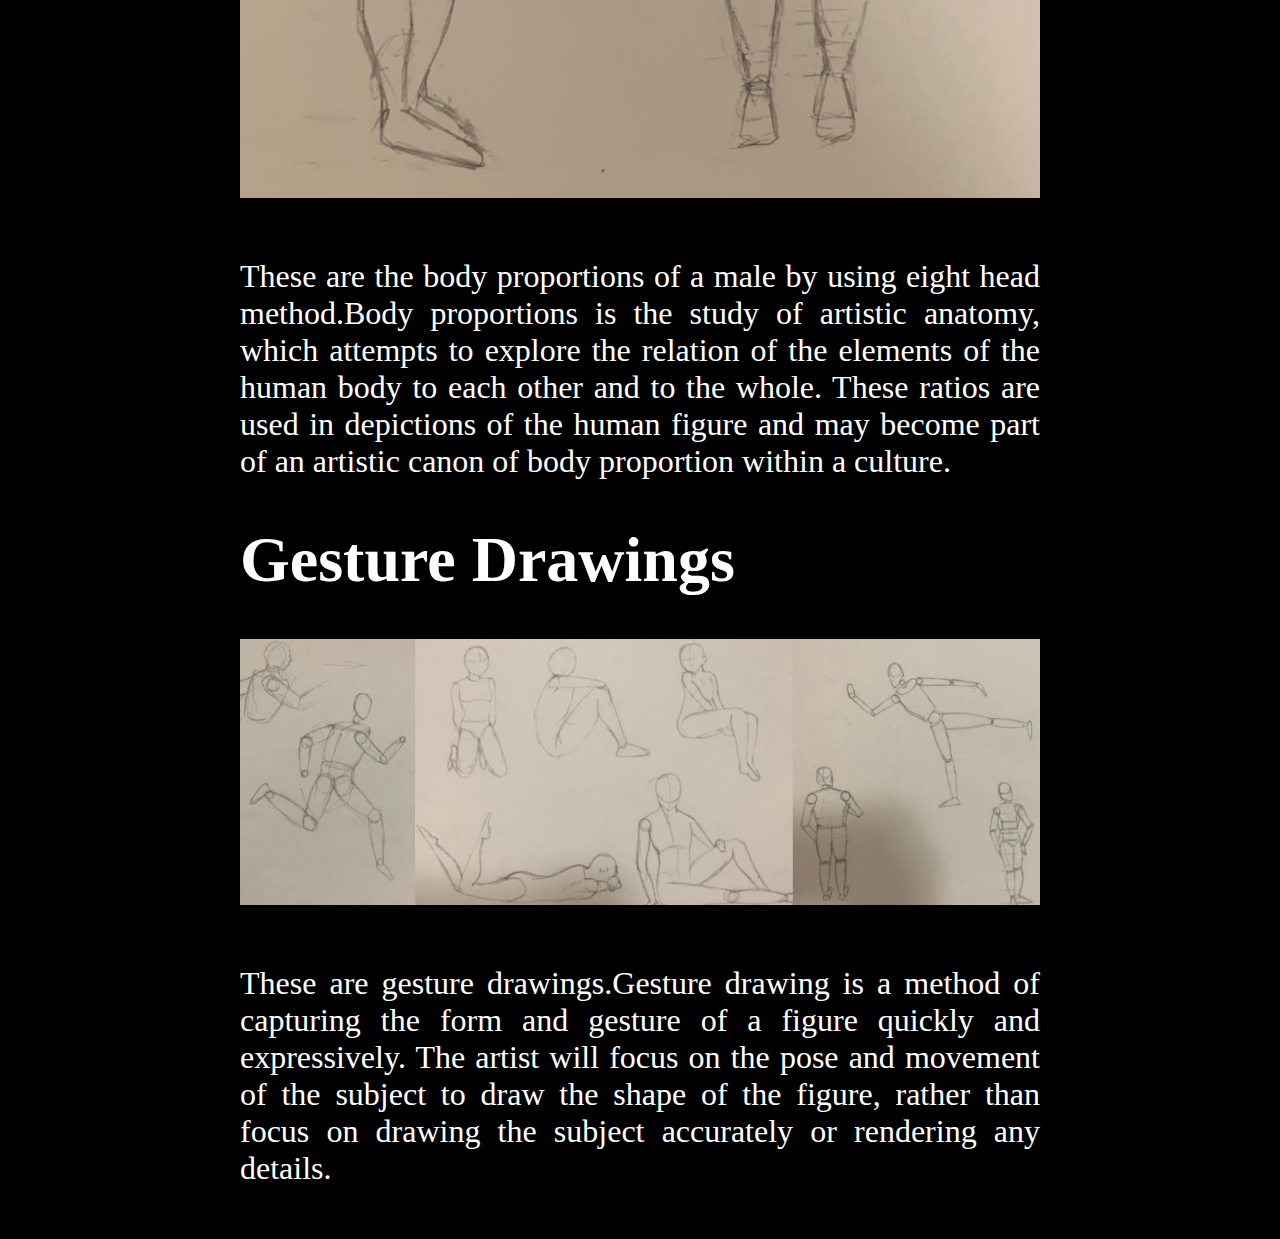
<file: your-project6-description.html>
<!DOCTYPE html>
<html lang="en">
<head>
  <meta charset="UTF-8">
  <meta name="viewport" content="width=device-width, initial-scale=1.0">
  <title>Infographics</title>
  <style>
    body {
      text-align: justify;
      background-color: black; 
      color: white;
      margin: 0;
      padding: 20px; 
    }

    .project-description {
      max-width: 800PX;
      margin: 0 auto;
      font-size: 2em;
      text-align: justify;
    }

    .project-title {
      font-size: 25em; 
      margin-bottom: 10px;
    }

    .project-description img {
      max-width: 100%;
      height: auto;
      margin-bottom: 20px;
      
    }

    .additional-info {
      font-size: 1.2em; /* Set the font size for additional information */
    }
  </style>
</head>
<body>
    <div class="project-description">
        <h1 class="HUMAN FIGURES">HUMAN FIGURES</h1>
        <img src="images/ROBOTIC FIGURES.jpg" alt="Your Project">
        <p>Fleshing out a human form from skeleton gives us more control to make corrections at an early stage. Using the methods I created human
            forms over the skeleton.
        </p>
       <h1 class="Body Proportion">Body Proportion</h1>
       <img src="images/pro.jpg" alt="3D Mockup">
        <p class="3D Mockup">These are the body proportions of a male by using eight head method.Body proportions is the study of artistic anatomy, which attempts to explore the relation of the elements of the human body to each other and to the whole. These ratios are used in depictions of the human figure and may become part of an artistic canon of body proportion within a culture.</p>
        <h1 class="Gesture Drawings">Gesture Drawings</h1>
        <img src="images/gesture.jpg" alt="Gesture Drawings">
         <p class="3D Mockup">These are gesture drawings.Gesture drawing is a method of capturing the form and gesture of a figure quickly and expressively. The artist will focus on the pose and movement of the subject to draw the shape of the figure, rather than focus on drawing the subject accurately or rendering any details.</p>
    </div>
    
    </body>
    </html>
</file>
